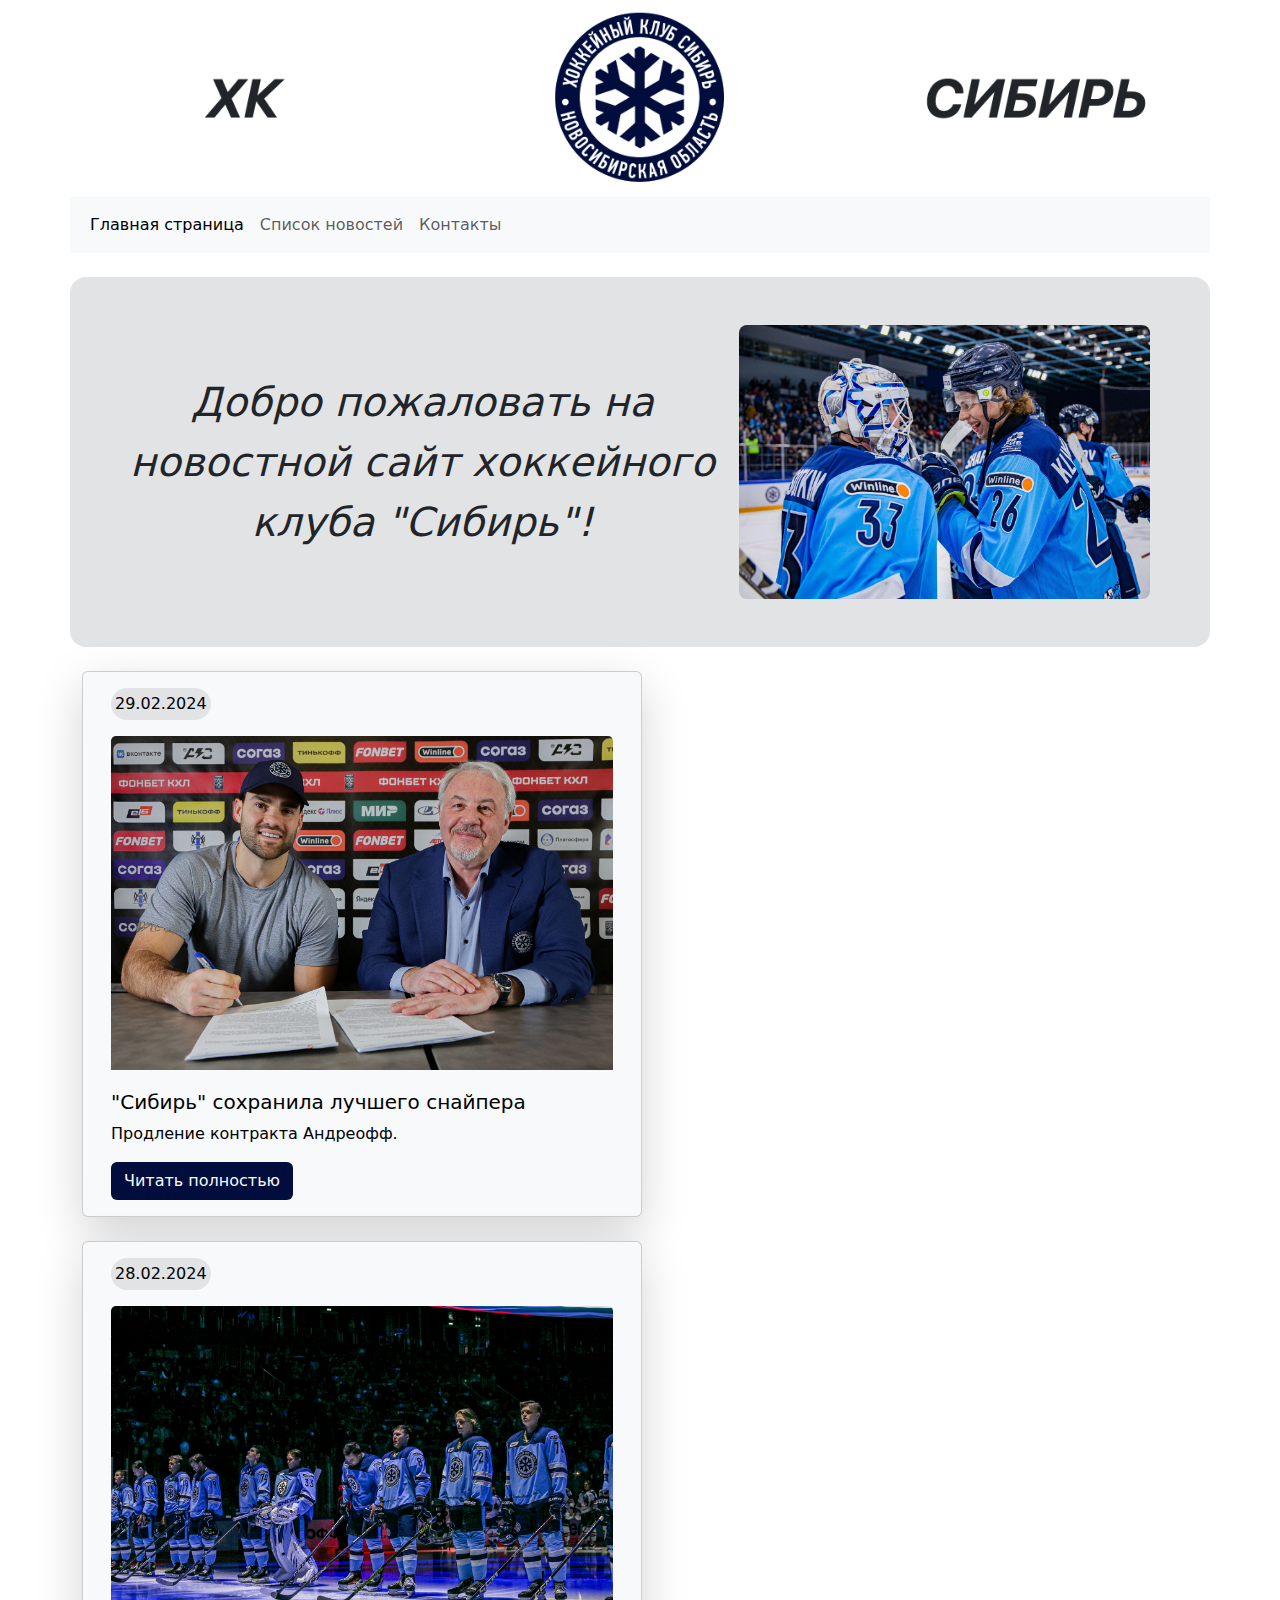
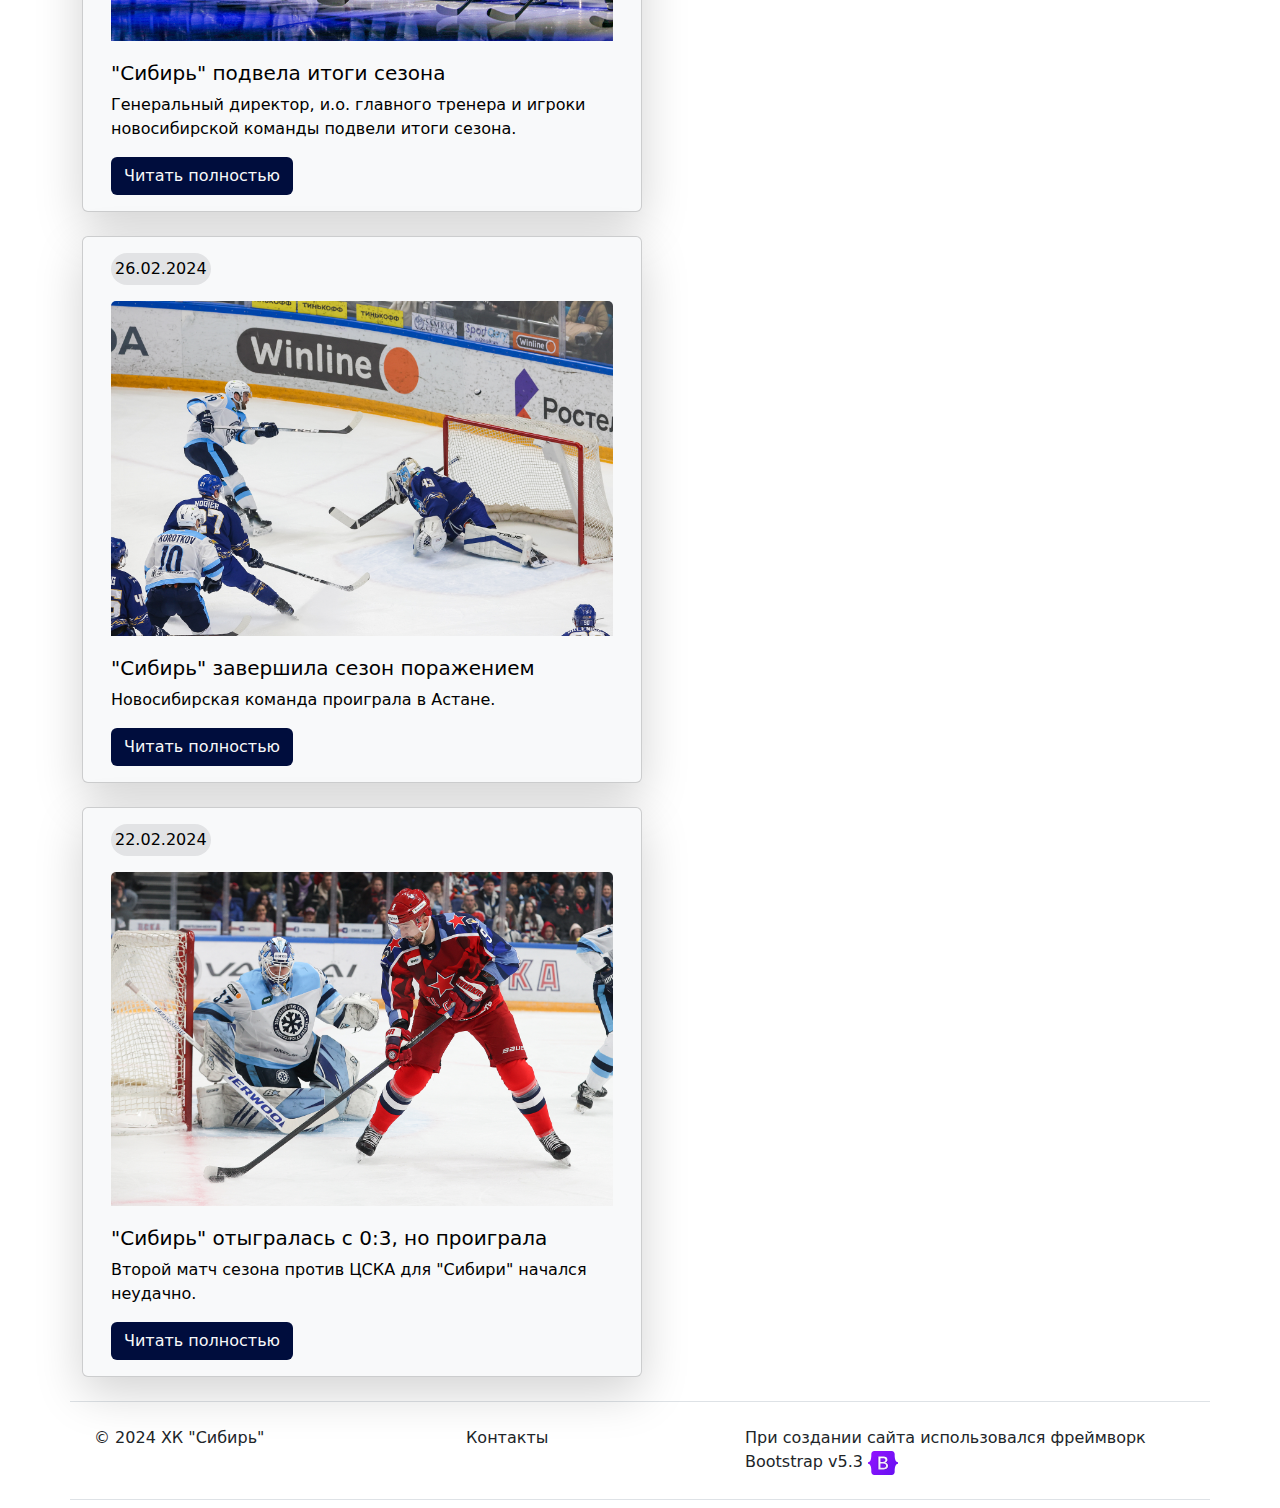
<file: index.html>
<!DOCTYPE html>
<html>
<head>
  <meta charset="UTF-8">
  <meta name="viewport" content="width=device-width, initial-scale=1">
  <link href="https://cdn.jsdelivr.net/npm/bootstrap@5.3.3/dist/css/bootstrap.min.css" rel="stylesheet" integrity="sha384-QWTKZyjpPEjISv5WaRU9OFeRpok6YctnYmDr5pNlyT2bRjXh0JMhjY6hW+ALEwIH" crossorigin="anonymous">
  <link href="../style.css" rel="stylesheet">
  <script src="https://cdn.jsdelivr.net/npm/@popperjs/core@2.11.8/dist/umd/popper.min.js" integrity="sha384-I7E8VVD/ismYTF4hNIPjVp/Zjvgyol6VFvRkX/vR+Vc4jQkC+hVqc2pM8ODewa9r" crossorigin="anonymous"></script>
  <script src="https://cdn.jsdelivr.net/npm/bootstrap@5.3.3/dist/js/bootstrap.min.js" integrity="sha384-0pUGZvbkm6XF6gxjEnlmuGrJXVbNuzT9qBBavbLwCsOGabYfZo0T0to5eqruptLy" crossorigin="anonymous"></script>
  <title>Главная страница</title>
  <link rel="shortcut icon" href="../images/HC_Sibir_Logo.svg.png">
</head>
<body class="container p-0">
  <div class="container text-center">
    <img src="../images/header.png" class="w-100">
  </div>

  <nav class="container navbar navbar-expand-lg bg-body-tertiary">
    <div class="container-fluid">
      <button class="navbar-toggler" type="button" data-bs-toggle="collapse" data-bs-target="#navbarSupportedContent" aria-controls="navbarSupportedContent" aria-expanded="false" aria-label="Toggle navigation">
        <span class="navbar-toggler-icon"></span>
      </button>
      <div class="collapse navbar-collapse" id="navbarSupportedContent">
        <ul class="navbar-nav me-auto mb-2 mb-lg-0">
          <li class="nav-item">
            <a class="nav-link active" aria-current="page" href="../index.html">Главная страница</a>
          </li>
          <li class="nav-item">
            <a class="nav-link" href="../pages/listnews.html">Список новостей</a>
          </li>
          <li class="nav-item">
            <a class="nav-link" href="../pages/contacts.html">Контакты</a>
          </li>
        </ul>
      </div>
    </div>
  </nav>

  <div class="container mx-auto">
    <div class="bg-secondary-subtle row text-dark fs-1 text-center mt-4 p-5 align-items-center rounded-4">
      <div class="col-7 fst-italic fw-medium">
        Добро пожаловать на новостной сайт хоккейного клуба "Сибирь"!
      </div>
      <div class="col d-none d-md-block d-lg-block d-xl-block d-xxl-block">
        <img src="../images/prewiev.jpg" class="rounded-3 img-fluid">
      </div>
    </div>
  </div>
  
  <div class="container row justify-content-between mx-auto">
    <div class="card shadow-lg text-bg-light mt-4" style="width: 35rem;">
      <div class="m-3 mb-1">
        <div class="d-inline-flex justify-content-center mb-3 bg-secondary-subtle rounded-5 mx-auto p-1 fw-light">29.02.2024</div>
        <a href="../pages/news1.html"><img src="../images/news1.jpg" class="card-img-top" alt="Энди Андреофф и Кирилл Фастовский"></a>
      </div>
      <div class="card-body">
          <h5 class="card-title">"Сибирь" сохранила лучшего снайпера</h5>
          <p class="card-text">Продление контракта Андреофф.</p>
          <a href="../pages/news1.html" class="btn text-light color-sibir">Читать полностью</a>
      </div>
    </div>
    <div class="card shadow-lg text-bg-light mt-4" style="width: 35rem;">
      <div class="m-3 mb-1">
        <div class="d-inline-flex justify-content-center mb-3 bg-secondary-subtle rounded-5 mx-auto p-1 fw-light">28.02.2024</div>        <a href="../pages/news2.html"><img src="../images/news2.jpg" class="card-img-top" alt="Команда"></a>
      </div>
      <div class="card-body">
        <h5 class="card-title">"Сибирь" подвела итоги сезона</h5>
        <p class="card-text">Генеральный директор, и.о. главного тренера и игроки новосибирской команды подвели итоги сезона.</p>
        <a href="../pages/news2.html" class="btn text-light color-sibir">Читать полностью</a>
      </div>
    </div>
    <div class="card shadow-lg text-bg-light mt-4" style="width: 35rem;">
      <div class="m-3 mb-1">
        <div class="d-inline-flex justify-content-center mb-3 bg-secondary-subtle rounded-5 mx-auto p-1 fw-light">26.02.2024</div>        <a href="../pages/news3.html"><img src="../images/news3.jpg" class="card-img-top" alt="удар по воротам"></a>
      </div>
      <div class="card-body justify-content-evenly">
          <h5 class="card-title">"Сибирь" завершила сезон поражением</h5>
          <p class="card-text">Новосибирская команда проиграла в Астане.</p>
          <a href="../pages/news3.html" class="btn text-light color-sibir">Читать полностью</a>
      </div>
    </div>
    <div class="card shadow-lg text-bg-light mt-4" style="width: 35rem;">
      <div class="m-3 mb-1">
        <div class="d-inline-flex justify-content-center mb-3 bg-secondary-subtle rounded-5 mx-auto p-1 fw-light">22.02.2024</div>        <a href="../pages/news4.html"><img src="../images/news4.jpg" class="card-img-top" alt="игра возле ворот"></a>
      </div>
      <div class="card-body">
        <h5 class="card-title">"Сибирь" отыгралась с 0:3, но проиграла</h5>
        <p class="card-text">Второй матч сезона против ЦСКА для "Сибири" начался неудачно.</p>
        <a href="../pages/news4.html" class="btn text-light color-sibir">Читать полностью</a>
      </div>
    </div>
  </div>

  <footer>
    <div class="container p-4 mt-4 mb-2 border-top border-bottom">
      <div class="row fw-light">
        <div class="col-4">&copy; 2024 ХК "Сибирь"</div>
        <div class="col-3"><a class="link-dark link-offset-2 link-offset-3-hover link-underline link-underline-opacity-0 link-underline-opacity-75-hover" href="../pages/contacts.html">Контакты</a></div>
        <div class="col-5">При создании сайта использовался <a class="link-dark link-offset-2 link-offset-3-hover link-underline link-underline-opacity-0 link-underline-opacity-75-hover" href="https://getbootstrap.com/">фреймворк Bootstrap v5.3 <img src="../images/bootstrap-logo.svg" alt="Bootstrap" width="30" height="24"></a></div>
      </div>
    </div>
  </footer>
</body>




<!-- ссылки на новости: 
https://hcsibir.ru/media/news/sibir-sokhranila-luchshego-snaypera/
https://hcsibir.ru/media/news/sibir-podvela-itogi-sezona/
https://hcsibir.ru/media/news/sibir-zavershila-sezon-porazheniem-/
https://hcsibir.ru/media/news/sibir-otygralas-s-0-3-no-proigrala-/ -->
</file>
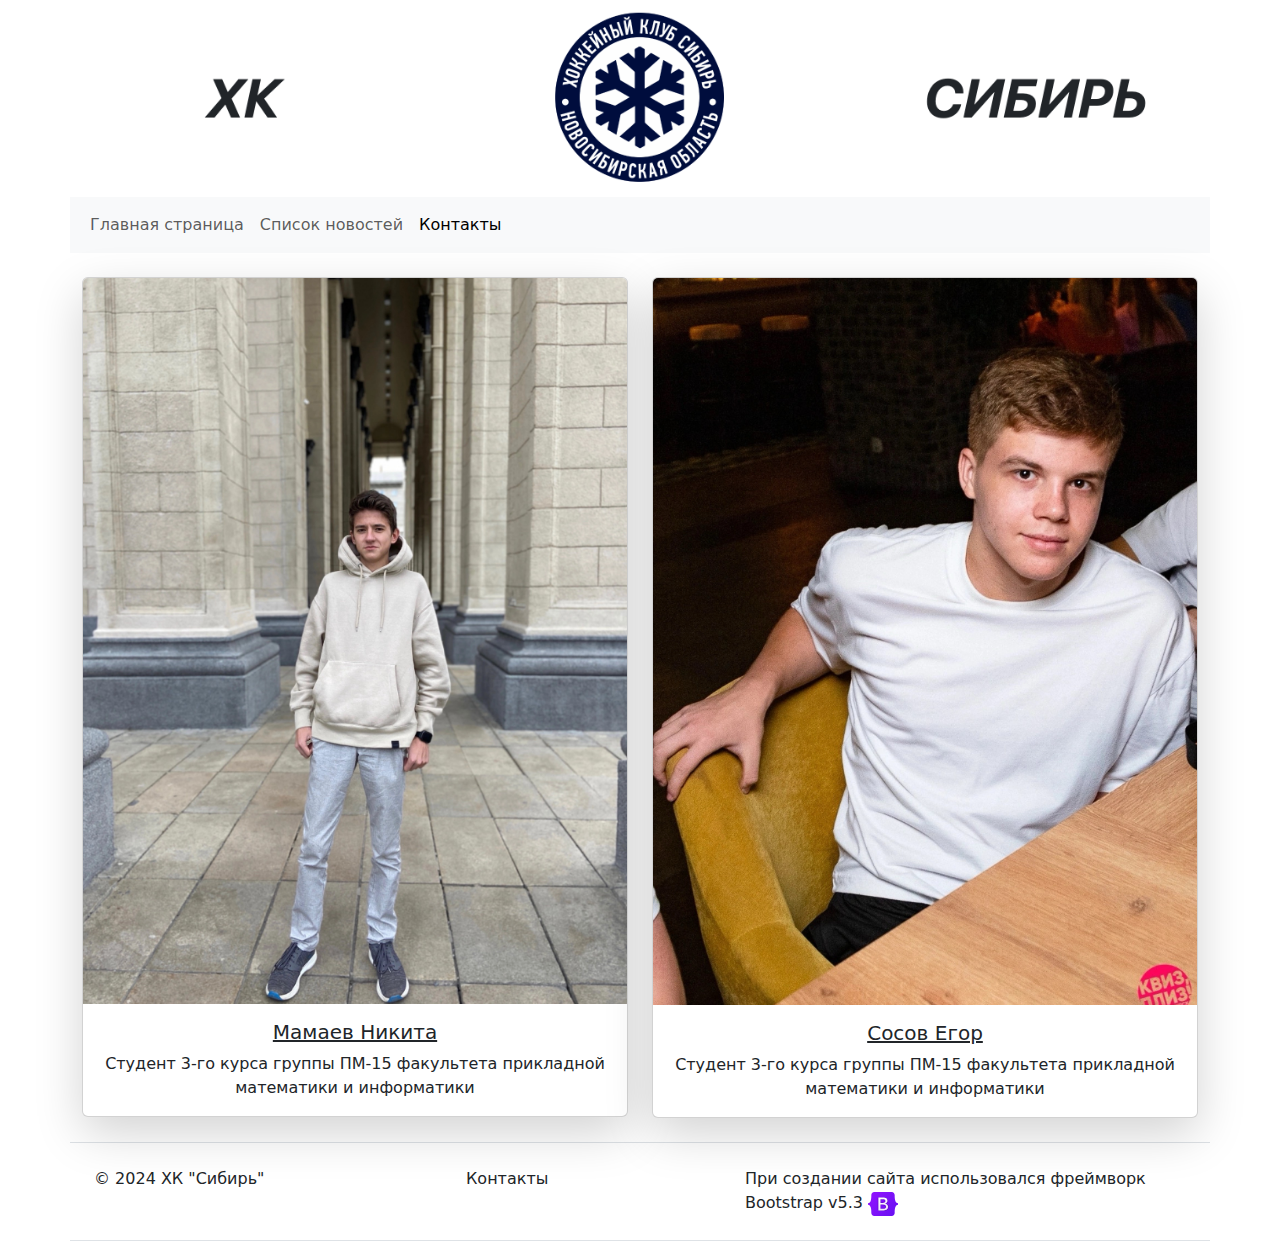
<file: pages/contacts.html>
<!DOCTYPE html>
<html>
<head>
  <meta charset="UTF-8">
  <meta name="viewport" content="width=device-width, initial-scale=1">
  <link href="https://cdn.jsdelivr.net/npm/bootstrap@5.3.3/dist/css/bootstrap.min.css" rel="stylesheet" integrity="sha384-QWTKZyjpPEjISv5WaRU9OFeRpok6YctnYmDr5pNlyT2bRjXh0JMhjY6hW+ALEwIH" crossorigin="anonymous">
  <link href="../style.css" rel="stylesheet">
  <script src="https://cdn.jsdelivr.net/npm/@popperjs/core@2.11.8/dist/umd/popper.min.js" integrity="sha384-I7E8VVD/ismYTF4hNIPjVp/Zjvgyol6VFvRkX/vR+Vc4jQkC+hVqc2pM8ODewa9r" crossorigin="anonymous"></script>
  <script src="https://cdn.jsdelivr.net/npm/bootstrap@5.3.3/dist/js/bootstrap.min.js" integrity="sha384-0pUGZvbkm6XF6gxjEnlmuGrJXVbNuzT9qBBavbLwCsOGabYfZo0T0to5eqruptLy" crossorigin="anonymous"></script>
  <title>Контакты</title>
  <link rel="shortcut icon" href="../images/HC_Sibir_Logo.svg.png">
</head>
<body>
  <div class="container text-center">
    <img src="../images/header.png" class="w-100">
  </div>

  <nav class="container navbar navbar-expand-lg bg-body-tertiary">
    <div class="container-fluid">
      <button class="navbar-toggler" type="button" data-bs-toggle="collapse" data-bs-target="#navbarSupportedContent" aria-controls="navbarSupportedContent" aria-expanded="false" aria-label="Toggle navigation">
        <span class="navbar-toggler-icon"></span>
      </button>
      <div class="collapse navbar-collapse" id="navbarSupportedContent">
        <ul class="navbar-nav me-auto mb-2 mb-lg-0">
          <li class="nav-item">
            <a class="nav-link" aria-current="page" href="../index.html">Главная страница</a>
          </li>
          <li class="nav-item">
            <a class="nav-link" href="../pages/listnews.html">Список новостей</a>
          </li>
          <li class="nav-item">
            <a class="nav-link active" href="../pages/contacts.html">Контакты</a>
          </li>
        </ul>
      </div>
    </div>
  </nav>

  <div class="container mt-4">
    <div class="row row-cols-1 row-cols-sm-2 g-4">
      <div class="col">
        <div class="card shadow-lg">
          <img src="../images/nikita.png" class="card-img-top" >
          <div class="card-body text-center">
            <h5 class="card-title"><a class="text-dark" href="https://vk.com/mamaev_nikita/">Мамаев Никита</a></h5>
            <p class="card-text">Студент 3-го курса группы ПМ-15 факультета прикладной математики и информатики</p>
          </div>
        </div>
      </div>
      <div class="col">
        <div class="card shadow-lg">
          <img src="../images/egor.png" class="card-img-top" alt="...">
          <div class="card-body text-center">
            <h5 class="card-title"><a class="text-dark" href="https://vk.com/sosov17/">Сосов Егор</a></h5>
            <p class="card-text">Студент 3-го курса группы ПМ-15 факультета прикладной математики и информатики</p>
          </div>
        </div>
      </div>
    </div>
  </div>
  
  <footer>
    <div class="container p-4 mt-4 mb-2 border-top border-bottom">
      <div class="row fw-light">
        <div class="col-4">&copy; 2024 ХК "Сибирь"</div>
        <div class="col-3"><a class="link-dark link-offset-2 link-offset-3-hover link-underline link-underline-opacity-0 link-underline-opacity-75-hover" href="../pages/contacts.html">Контакты</a></div>
        <div class="col-5">При создании сайта использовался <a class="link-dark link-offset-2 link-offset-3-hover link-underline link-underline-opacity-0 link-underline-opacity-75-hover" href="https://getbootstrap.com/">фреймворк Bootstrap v5.3 <img src="../images/bootstrap-logo.svg" alt="Bootstrap" width="30" height="24"></a></div>
      </div>
    </div>
  </footer>
</body>
</file>
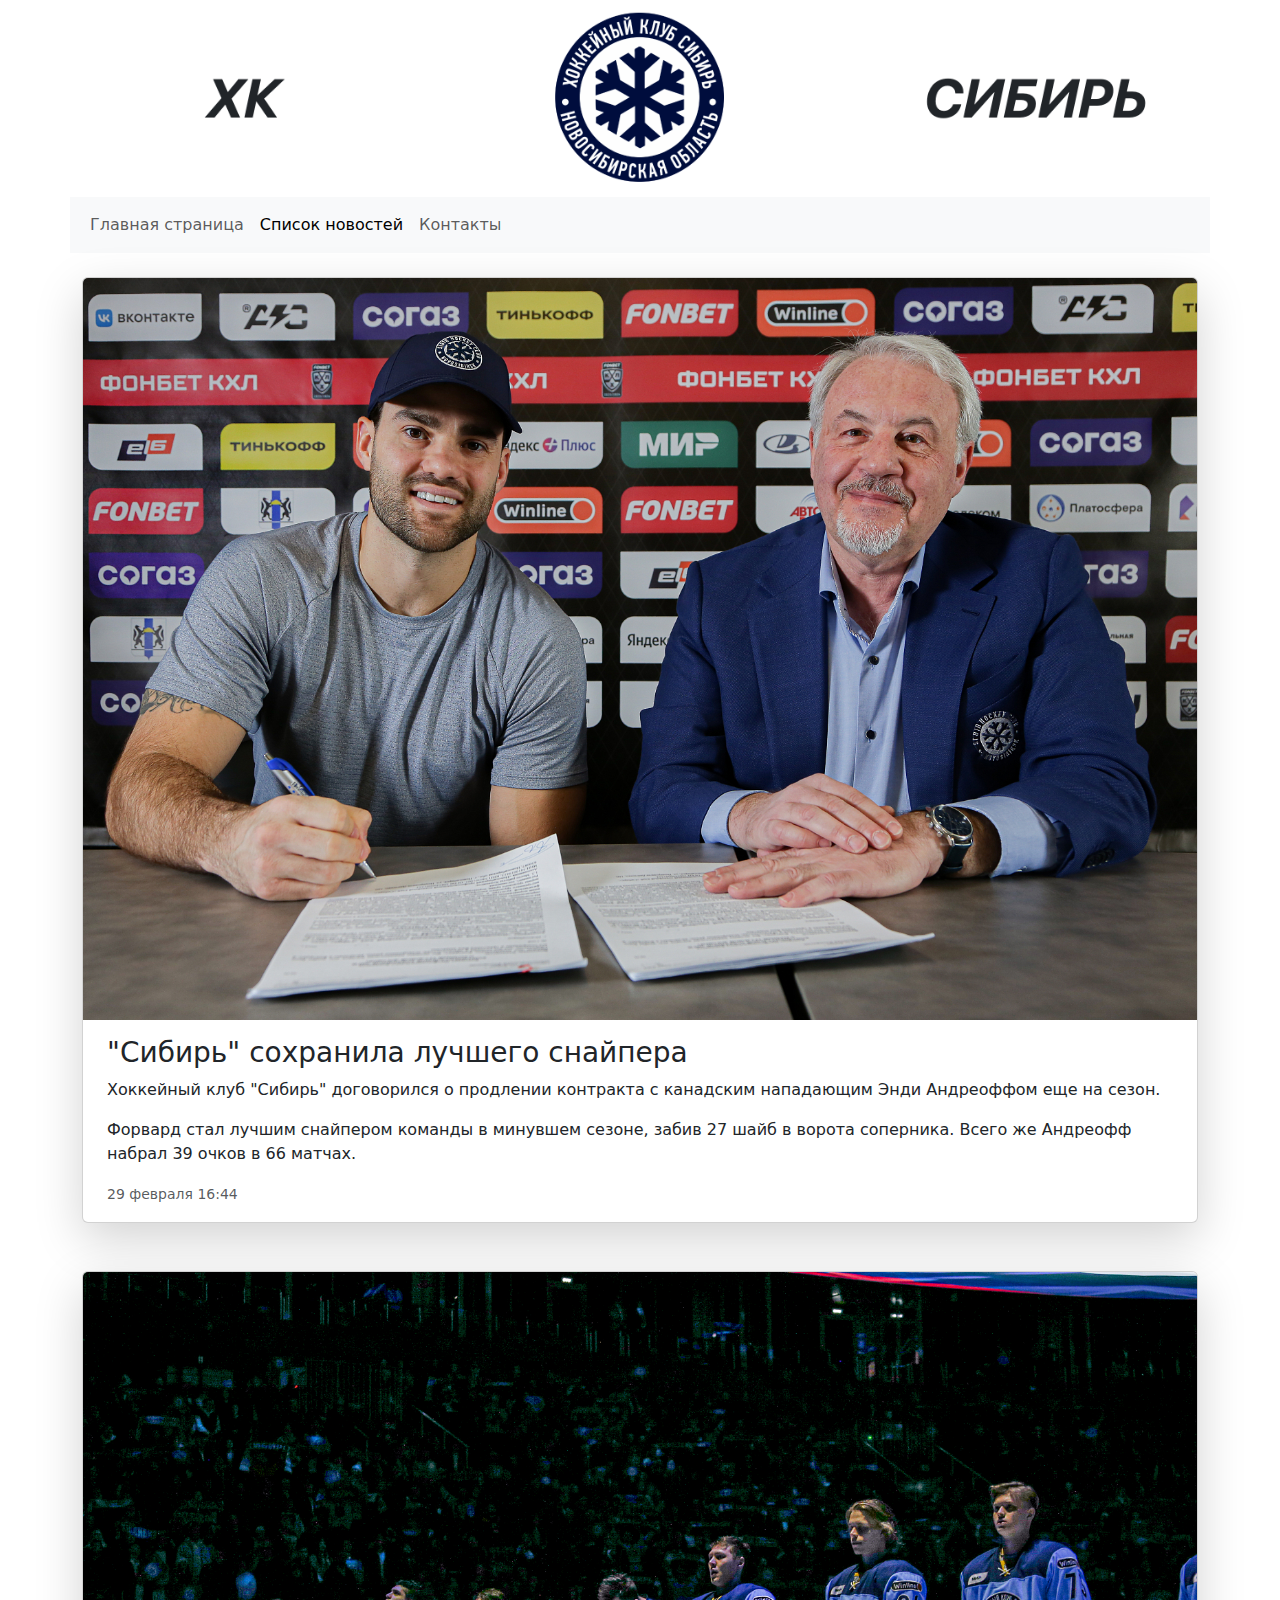
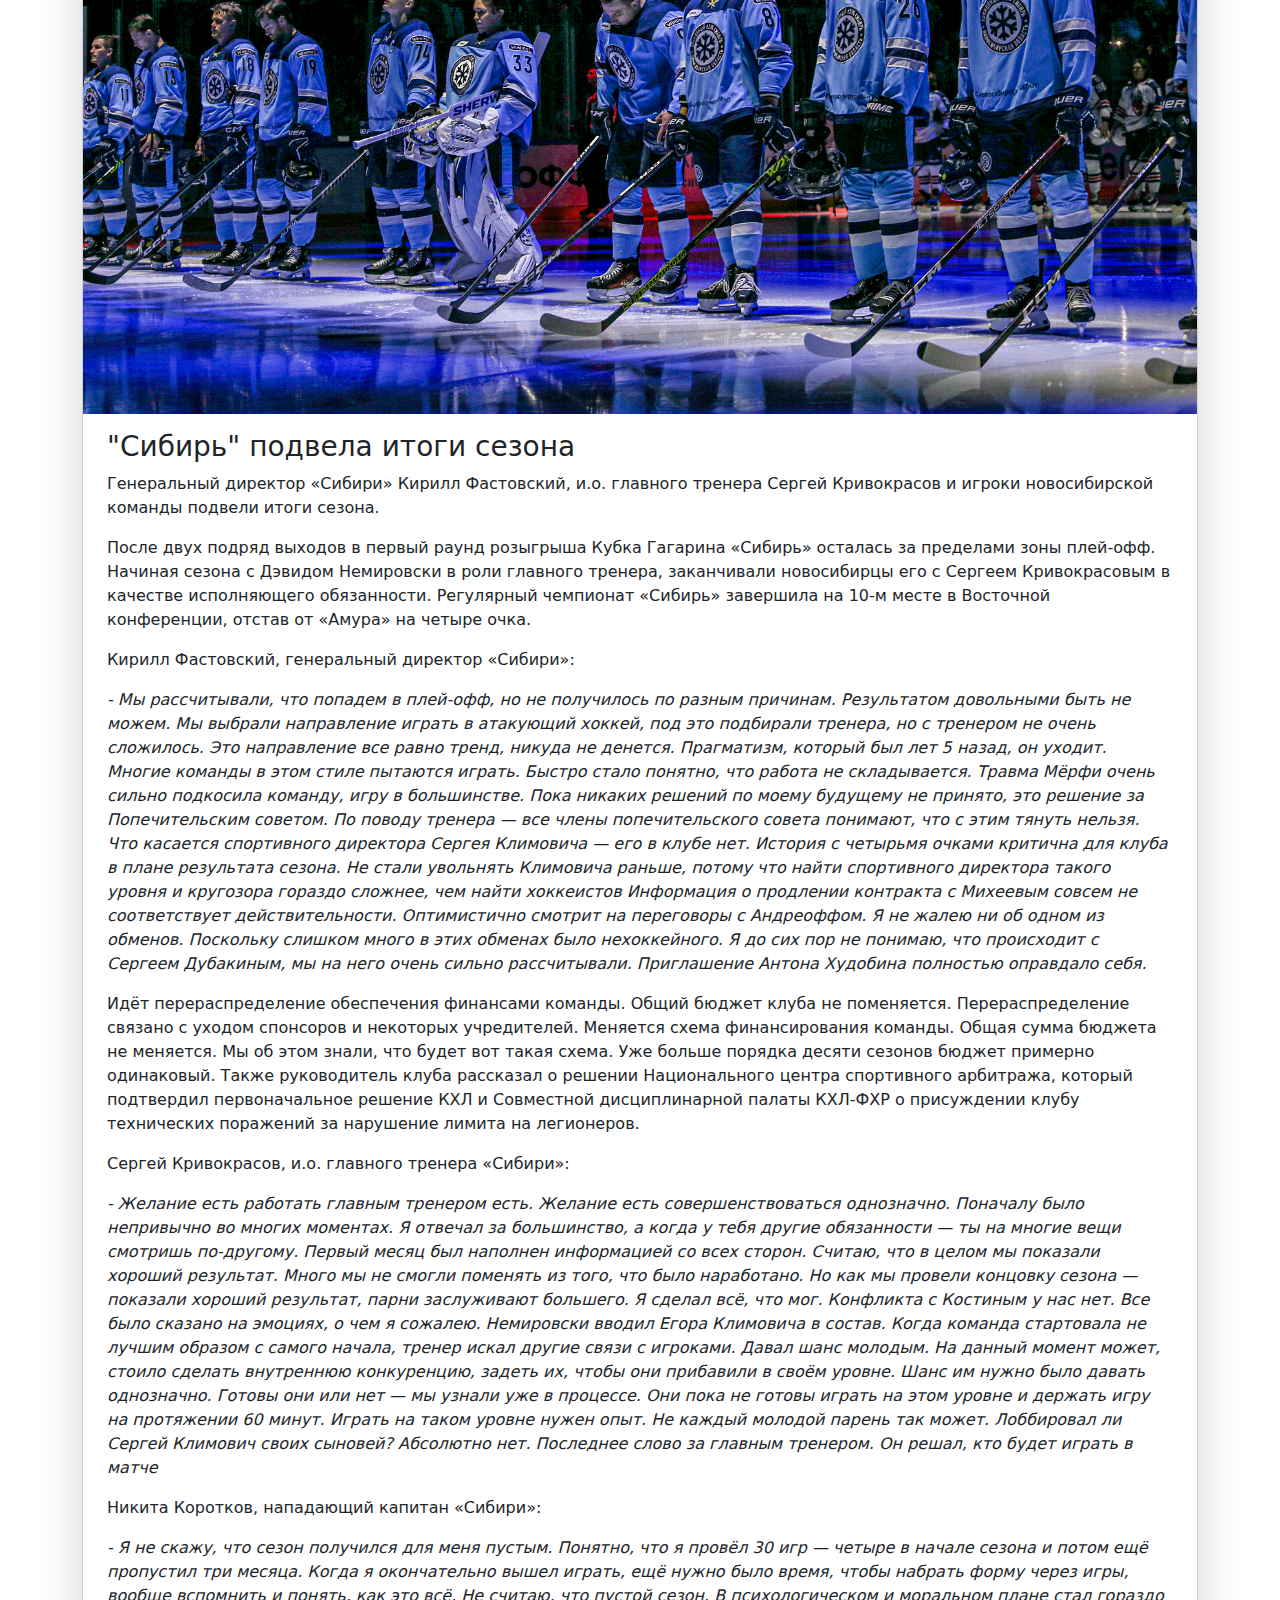
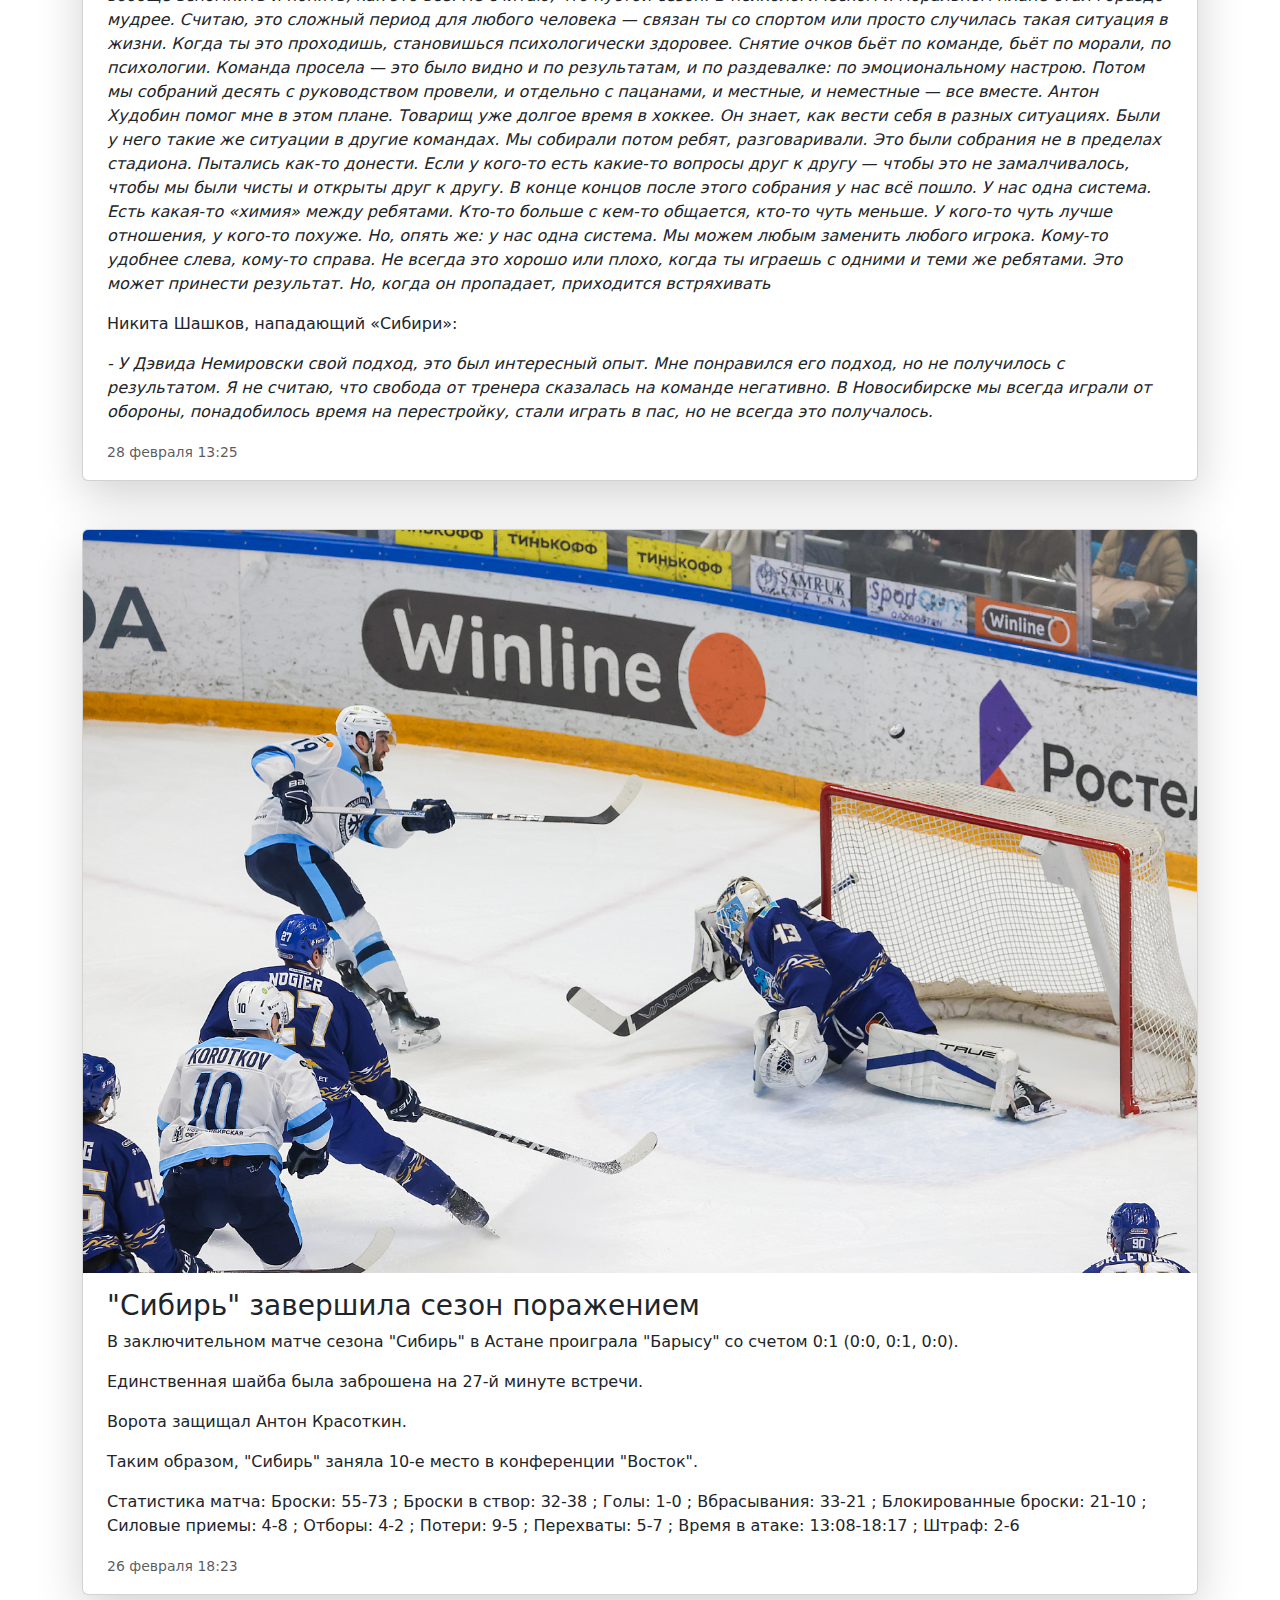
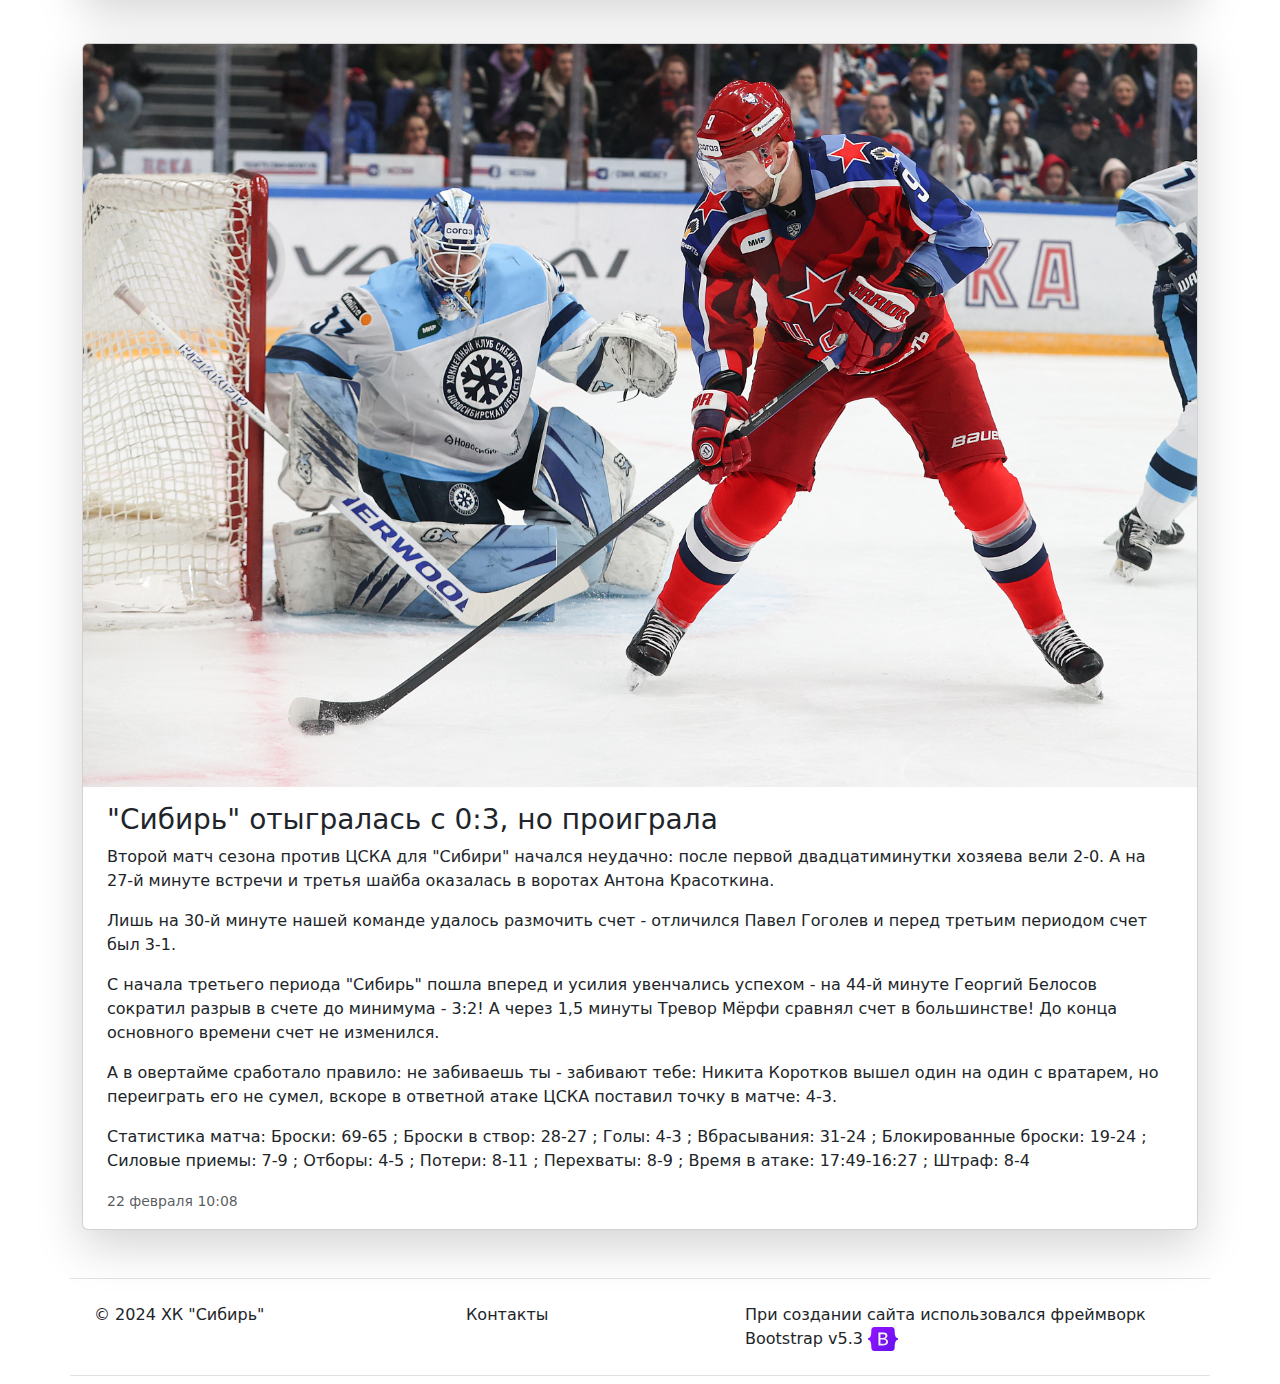
<file: pages/listnews.html>
<!DOCTYPE html>
<html>
<head>
  <meta charset="UTF-8">
  <meta name="viewport" content="width=device-width, initial-scale=1">
  <link href="https://cdn.jsdelivr.net/npm/bootstrap@5.3.3/dist/css/bootstrap.min.css" rel="stylesheet" integrity="sha384-QWTKZyjpPEjISv5WaRU9OFeRpok6YctnYmDr5pNlyT2bRjXh0JMhjY6hW+ALEwIH" crossorigin="anonymous">
  <link href="../style.css" rel="stylesheet">
  <script src="https://cdn.jsdelivr.net/npm/@popperjs/core@2.11.8/dist/umd/popper.min.js" integrity="sha384-I7E8VVD/ismYTF4hNIPjVp/Zjvgyol6VFvRkX/vR+Vc4jQkC+hVqc2pM8ODewa9r" crossorigin="anonymous"></script>
  <script src="https://cdn.jsdelivr.net/npm/bootstrap@5.3.3/dist/js/bootstrap.min.js" integrity="sha384-0pUGZvbkm6XF6gxjEnlmuGrJXVbNuzT9qBBavbLwCsOGabYfZo0T0to5eqruptLy" crossorigin="anonymous"></script>
  <title>Список новостей</title>
  <link rel="shortcut icon" href="../images/HC_Sibir_Logo.svg.png">
</head>
<body>
  <div class="container text-center">
    <img src="../images/header.png" class="w-100">
  </div>

  <nav class="container navbar navbar-expand-lg bg-body-tertiary">
    <div class="container-fluid">
      <button class="navbar-toggler" type="button" data-bs-toggle="collapse" data-bs-target="#navbarSupportedContent" aria-controls="navbarSupportedContent" aria-expanded="false" aria-label="Toggle navigation">
        <span class="navbar-toggler-icon"></span>
      </button>
      <div class="collapse navbar-collapse" id="navbarSupportedContent">
        <ul class="navbar-nav me-auto mb-2 mb-lg-0">
          <li class="nav-item">
            <a class="nav-link" aria-current="page" href="../index.html">Главная страница</a>
          </li>
          <li class="nav-item">
            <a class="nav-link active" href="../pages/listnews.html">Список новостей</a>
          </li>
          <li class="nav-item">
            <a class="nav-link" href="../pages/contacts.html">Контакты</a>
          </li>
        </ul>
      </div>
    </div>
  </nav>

  <div class="container mt-4">
    <div class="card mb-5 shadow-lg">
      <a href="../pages/news1.html"><img src="../images/news1.jpg" class="card-img-top"></a>
      <div class="card-body px-4">
        <h3 class="card-title">"Сибирь" сохранила лучшего снайпера</h3>
        <p class="card-text">Хоккейный клуб "Сибирь" договорился о продлении контракта с канадским нападающим Энди Андреоффом еще на сезон.</p>
        <p class="card-text">Форвард стал лучшим снайпером команды в минувшем сезоне, забив 27 шайб в ворота соперника. Всего же Андреофф набрал 39 очков в 66 матчах.</p>
        <p class="card-text"><small class="text-body-secondary">29 февраля 16:44</small></p>
      </div>
    </div>
    <div class="card mb-5 shadow-lg">
      <a href="../pages/news2.html"><img src="../images/news2.jpg" class="card-img-top"></a>
      <div class="card-body px-4">
        <h3 class="card-title">"Сибирь" подвела итоги сезона</h3>
        <p class="card-text">Генеральный директор «Сибири» Кирилл Фастовский, и.о. главного тренера Сергей Кривокрасов и игроки новосибирской команды подвели итоги сезона.</p>
        <p class="card-text">После двух подряд выходов в первый раунд розыгрыша Кубка Гагарина «Сибирь» осталась за пределами зоны плей-офф. Начиная сезона с Дэвидом Немировски в роли главного тренера, заканчивали новосибирцы его с Сергеем Кривокрасовым в качестве исполняющего обязанности. Регулярный чемпионат «Сибирь» завершила на 10-м месте в Восточной конференции, отстав от «Амура» на четыре очка.</p>
        <p class="card-text">Кирилл Фастовский, генеральный директор «Сибири»:</p>
        <p class="card-text fst-italic fw-light">- Мы рассчитывали, что попадем в плей-офф, но не получилось по разным причинам. Результатом довольными быть не можем. Мы выбрали направление играть в атакующий хоккей, под это подбирали тренера, но с тренером не очень сложилось. Это направление все равно тренд, никуда не денется. Прагматизм, который был лет 5 назад, он уходит. Многие команды в этом стиле пытаются играть. Быстро стало понятно, что работа не складывается. Травма Мёрфи очень сильно подкосила команду, игру в большинстве.
          Пока никаких решений по моему будущему не принято, это решение за Попечительским советом. По поводу тренера — все члены попечительского совета понимают, что с этим тянуть нельзя. Что касается спортивного директора Сергея Климовича — его в клубе нет. История с четырьмя очками критична для клуба в плане результата сезона. Не стали увольнять Климовича раньше, потому что найти спортивного директора такого уровня и кругозора гораздо сложнее, чем найти хоккеистов
          Информация о продлении контракта с Михеевым совсем не соответствует действительности. Оптимистично смотрит на переговоры с Андреоффом. Я не жалею ни об одном из обменов. Поскольку слишком много в этих обменах было нехоккейного. Я до сих пор не понимаю, что происходит с Сергеем Дубакиным, мы на него очень сильно рассчитывали. Приглашение Антона Худобина полностью оправдало себя.</p>
        <p class="card-text">Идёт перераспределение обеспечения финансами команды. Общий бюджет клуба не поменяется. Перераспределение связано с уходом спонсоров и некоторых учредителей. Меняется схема финансирования команды. Общая сумма бюджета не меняется. Мы об этом знали, что будет вот такая схема. Уже больше порядка десяти сезонов бюджет примерно одинаковый.
          Также руководитель клуба рассказал о решении Национального центра спортивного арбитража, который подтвердил первоначальное решение КХЛ и Совместной дисциплинарной палаты КХЛ-ФХР о присуждении клубу технических поражений за нарушение лимита на легионеров.</p>
        <p class="card-text">Сергей Кривокрасов, и.о. главного тренера «Сибири»:</p>
        <p class="card-text fst-italic fw-light">- Желание есть работать главным тренером есть. Желание есть совершенствоваться однозначно. Поначалу было непривычно во многих моментах. Я отвечал за большинство, а когда у тебя другие обязанности — ты на многие вещи смотришь по-другому. Первый месяц был наполнен информацией со всех сторон. Считаю, что в целом мы показали хороший результат. Много мы не смогли поменять из того, что было наработано. Но как мы провели концовку сезона — показали хороший результат, парни заслуживают большего. Я сделал всё, что мог. Конфликта с Костиным у нас нет. Все было сказано на эмоциях, о чем я сожалею.
          Немировски вводил Егора Климовича в состав. Когда команда стартовала не лучшим образом с самого начала, тренер искал другие связи с игроками. Давал шанс молодым. На данный момент может, стоило сделать внутреннюю конкуренцию, задеть их, чтобы они прибавили в своём уровне. Шанс им нужно было давать однозначно. Готовы они или нет — мы узнали уже в процессе. Они пока не готовы играть на этом уровне и держать игру на протяжении 60 минут. Играть на таком уровне нужен опыт. Не каждый молодой парень так может. Лоббировал ли Сергей Климович своих сыновей? Абсолютно нет. Последнее слово за главным тренером. Он решал, кто будет играть в матче</p>
        <p class="card-text">Никита Коротков, нападающий капитан «Сибири»:</p>
        <p class="card-text fst-italic fw-light">- Я не скажу, что сезон получился для меня пустым. Понятно, что я провёл 30 игр — четыре в начале сезона и потом ещё пропустил три месяца. Когда я окончательно вышел играть, ещё нужно было время, чтобы набрать форму через игры, вообще вспомнить и понять, как это всё. Не считаю, что пустой сезон. В психологическом и моральном плане стал гораздо мудрее. Считаю, это сложный период для любого человека — связан ты со спортом или просто случилась такая ситуация в жизни. Когда ты это проходишь, становишься психологически здоровее.
          Снятие очков бьёт по команде, бьёт по морали, по психологии. Команда просела — это было видно и по результатам, и по раздевалке: по эмоциональному настрою. Потом мы собраний десять с руководством провели, и отдельно с пацанами, и местные, и неместные — все вместе. Антон Худобин помог мне в этом плане. Товарищ уже долгое время в хоккее. Он знает, как вести себя в разных ситуациях. Были у него такие же ситуации в другие командах. Мы собирали потом ребят, разговаривали. Это были собрания не в пределах стадиона. Пытались как-то донести. Если у кого-то есть какие-то вопросы друг к другу — чтобы это не замалчивалось, чтобы мы были чисты и открыты друг к другу. В конце концов после этого собрания у нас всё пошло.
          У нас одна система. Есть какая-то «химия» между ребятами. Кто-то больше с кем-то общается, кто-то чуть меньше. У кого-то чуть лучше отношения, у кого-то похуже. Но, опять же: у нас одна система. Мы можем любым заменить любого игрока. Кому-то удобнее слева, кому-то справа. Не всегда это хорошо или плохо, когда ты играешь с одними и теми же ребятами. Это может принести результат. Но, когда он пропадает, приходится встряхивать</p>
        <p class="card-text">Никита Шашков, нападающий «Сибири»:</p>
        <p class="card-text fst-italic fw-light">- У Дэвида Немировски свой подход, это был интересный опыт. Мне понравился его подход, но не получилось с результатом. Я не считаю, что свобода от тренера сказалась на команде негативно. В Новосибирске мы всегда играли от обороны, понадобилось время на перестройку, стали играть в пас, но не всегда это получалось.</p>
        <p class="card-text"><small class="text-body-secondary">28 февраля 13:25</small></p>
      </div>
    </div>
    <div class="card mb-5 shadow-lg">
      <a href="../pages/news3.html"><img src="../images/news3.jpg" class="card-img-top"></a>
      <div class="card-body px-4">
        <h3 class="card-title">"Сибирь" завершила сезон поражением</h3>
        <p class="card-text">В заключительном матче сезона "Сибирь" в Астане проиграла "Барысу" со счетом 0:1 (0:0, 0:1, 0:0).</p>
        <p class="card-text">Единственная шайба была заброшена на 27-й минуте встречи.</p>
        <p class="card-text">Ворота защищал Антон Красоткин.</p>
        <p class="card-text">Таким образом, "Сибирь" заняла 10-е место в конференции "Восток".</p>
        <p class="card-text">Статистика матча: Броски: 55-73 ; Броски в створ: 32-38 ; Голы: 1-0 ; Вбрасывания: 33-21 ; Блокированные броски: 21-10 ; Силовые приемы: 4-8 ; Отборы: 4-2 ; Потери: 9-5 ; Перехваты: 5-7 ; Время в атаке: 13:08-18:17 ; Штраф: 2-6</p>
        <p class="card-text"><small class="text-body-secondary">26 февраля 18:23</small></p>
      </div>
    </div>
    <div class="card mb-5 shadow-lg">
      <a href="../pages/news4.html"><img src="../images/news4.jpg" class="card-img-top"></a>
      <div class="card-body px-4">
        <h3 class="card-title">"Сибирь" отыгралась с 0:3, но проиграла</h3>
        <p class="card-text">Второй матч сезона против ЦСКА для "Сибири" начался неудачно: после первой двадцатиминутки хозяева вели 2-0. А на 27-й минуте встречи и третья шайба оказалась в воротах Антона Красоткина.</p>
        <p class="card-text">Лишь на 30-й минуте нашей команде удалось размочить счет - отличился Павел Гоголев и перед третьим периодом счет был 3-1.</p>
        <p class="card-text">С начала третьего периода "Сибирь" пошла вперед и усилия увенчались успехом - на 44-й минуте Георгий Белосов сократил разрыв в счете до минимума - 3:2! А через 1,5 минуты Тревор Мёрфи сравнял счет в большинстве! До конца основного времени счет не изменился.</p>
        <p class="card-text">А в овертайме сработало правило: не забиваешь ты - забивают тебе: Никита Коротков вышел один на один с вратарем, но переиграть его не сумел, вскоре в ответной атаке ЦСКА поставил точку в матче: 4-3.</p>
        <p class="card-text">Статистика матча: Броски: 69-65 ; Броски в створ: 28-27 ; Голы: 4-3 ; Вбрасывания: 31-24 ; Блокированные броски: 19-24 ; Силовые приемы: 7-9 ; Отборы: 4-5 ; Потери: 8-11 ; Перехваты: 8-9 ; Время в атаке: 17:49-16:27 ; Штраф: 8-4</p>
        <p class="card-text"><small class="text-body-secondary">22 февраля 10:08</small></p>
      </div>
    </div>
  </div>
  
  <footer>
    <div class="container p-4 mt-4 mb-2 border-top border-bottom">
      <div class="row fw-light">
        <div class="col-4">&copy; 2024 ХК "Сибирь"</div>
        <div class="col-3"><a class="link-dark link-offset-2 link-offset-3-hover link-underline link-underline-opacity-0 link-underline-opacity-75-hover" href="../pages/contacts.html">Контакты</a></div>
        <div class="col-5">При создании сайта использовался <a class="link-dark link-offset-2 link-offset-3-hover link-underline link-underline-opacity-0 link-underline-opacity-75-hover" href="https://getbootstrap.com/">фреймворк Bootstrap v5.3 <img src="../images/bootstrap-logo.svg" alt="Bootstrap" width="30" height="24"></a></div>
      </div>
    </div>
  </footer>
</body>
</file>
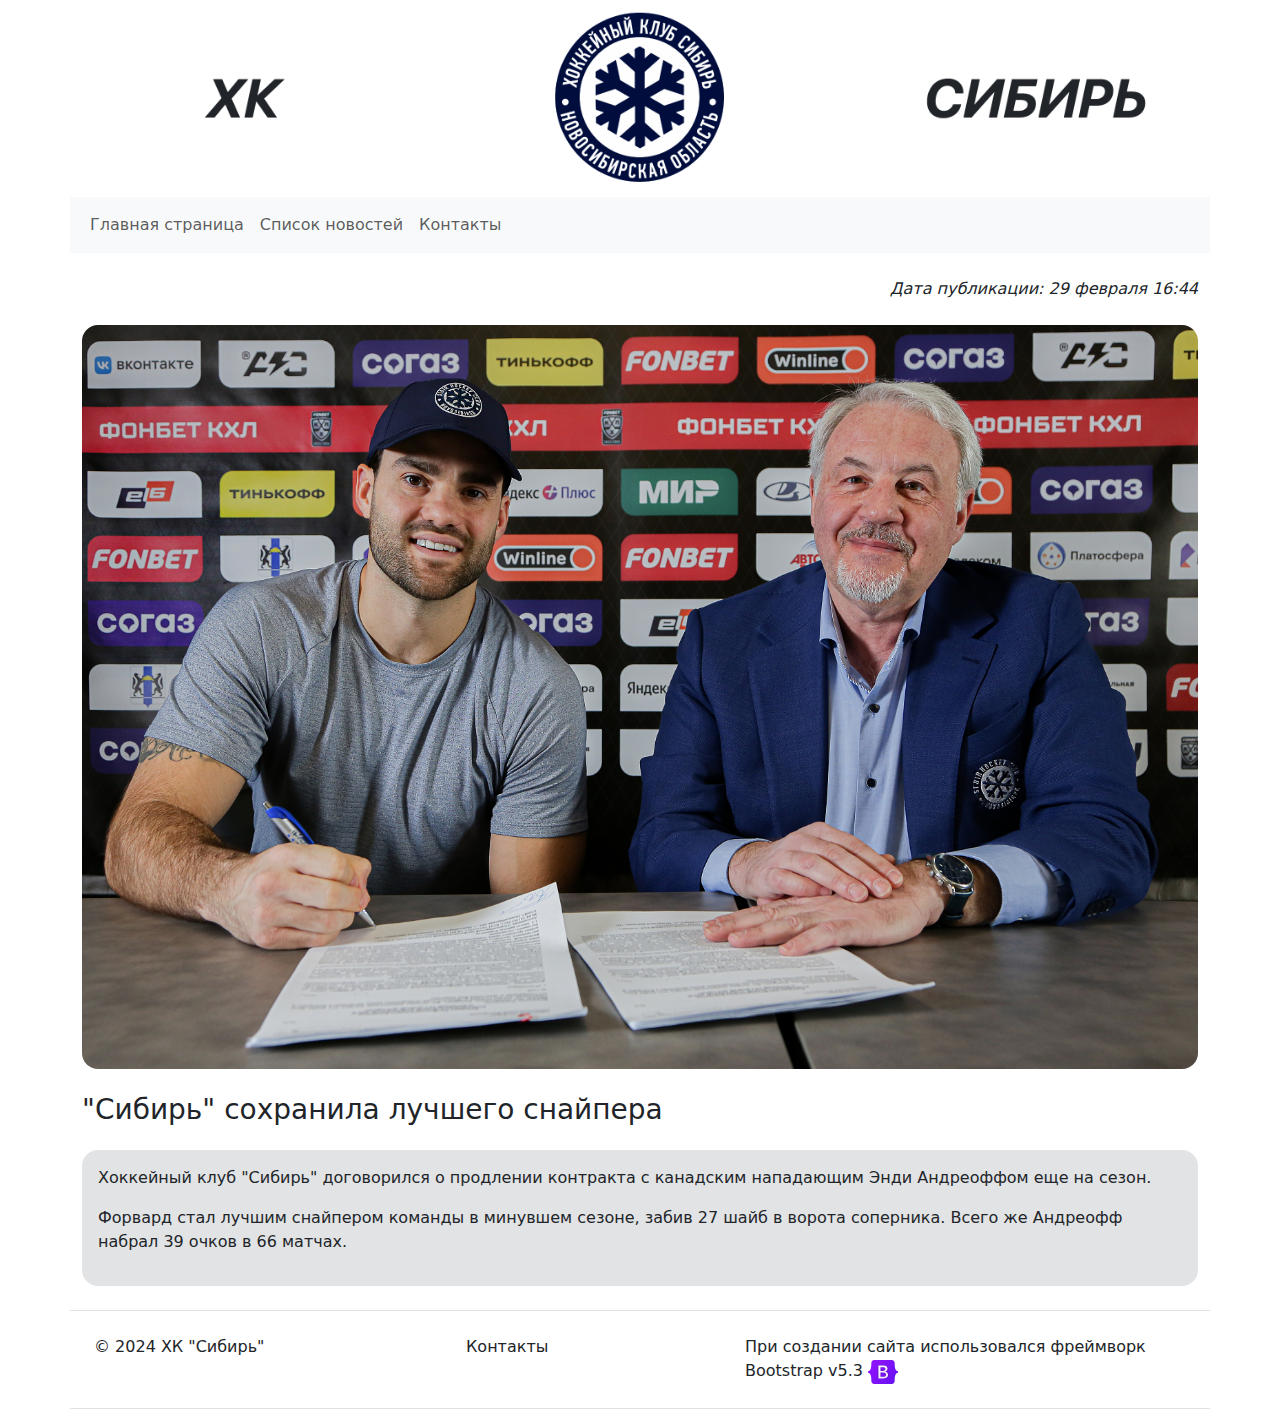
<file: pages/news1.html>
<!DOCTYPE html>
<html>
<head>
  <meta charset="UTF-8">
  <meta name="viewport" content="width=device-width, initial-scale=1">
  <link href="https://cdn.jsdelivr.net/npm/bootstrap@5.3.3/dist/css/bootstrap.min.css" rel="stylesheet" integrity="sha384-QWTKZyjpPEjISv5WaRU9OFeRpok6YctnYmDr5pNlyT2bRjXh0JMhjY6hW+ALEwIH" crossorigin="anonymous">
  <link href="../style.css" rel="stylesheet">
  <script src="https://cdn.jsdelivr.net/npm/@popperjs/core@2.11.8/dist/umd/popper.min.js" integrity="sha384-I7E8VVD/ismYTF4hNIPjVp/Zjvgyol6VFvRkX/vR+Vc4jQkC+hVqc2pM8ODewa9r" crossorigin="anonymous"></script>
  <script src="https://cdn.jsdelivr.net/npm/bootstrap@5.3.3/dist/js/bootstrap.min.js" integrity="sha384-0pUGZvbkm6XF6gxjEnlmuGrJXVbNuzT9qBBavbLwCsOGabYfZo0T0to5eqruptLy" crossorigin="anonymous"></script>
  <title>Новость</title>
  <link rel="shortcut icon" href="../images/HC_Sibir_Logo.svg.png">
</head>
<body>
  <div class="container text-center">
    <img src="../images/header.png" class="w-100">
  </div>

  <!-- <div class="container py-2 border-top border-bottom">
    <ul class="nav nav-pills nav-fill">
      <li class="nav-item fs-4">
        <a class="nav-link" aria-current="page" href="../index.html">Главная страница</a>
      </li>
      <li class="nav-item fs-4">
        <a class="nav-link" href="../pages/listnews.html">Новости</a>
      </li>
      <li class="nav-item fs-4">
        <a class="nav-link" href="../pages/contacts.html">Контакты</a>
      </li>
    </ul>
  </div> -->

  <nav class="container navbar navbar-expand-lg bg-body-tertiary">
    <div class="container-fluid">
      <button class="navbar-toggler" type="button" data-bs-toggle="collapse" data-bs-target="#navbarSupportedContent" aria-controls="navbarSupportedContent" aria-expanded="false" aria-label="Toggle navigation">
        <span class="navbar-toggler-icon"></span>
      </button>
      <div class="collapse navbar-collapse" id="navbarSupportedContent">
        <ul class="navbar-nav me-auto mb-2 mb-lg-0">
          <li class="nav-item">
            <a class="nav-link" aria-current="page" href="../index.html">Главная страница</a>
          </li>
          <li class="nav-item">
            <a class="nav-link" href="../pages/listnews.html">Список новостей</a>
          </li>
          <li class="nav-item">
            <a class="nav-link" href="../pages/contacts.html">Контакты</a>
          </li>
        </ul>
      </div>
    </div>
  </nav>
  
  
  <div class="container mt-4">
    <div class="fw-light text-end fst-italic">Дата публикации: 29 февраля 16:44</div>
    <div class="text-center">
      <img src="../images/news1.jpg" class="w-100 rounded-4 my-4">
    </div>
  </div>
  <div class="container">
    <div class="mb-4"><h3>"Сибирь" сохранила лучшего снайпера</h3></div>
    <div class="py-3 px-3 bg-secondary-subtle rounded-4">
      <p>Хоккейный клуб "Сибирь" договорился о продлении контракта с канадским нападающим Энди Андреоффом еще на сезон.</p>
      <p>Форвард стал лучшим снайпером команды в минувшем сезоне, забив 27 шайб в ворота соперника. Всего же Андреофф набрал 39 очков в 66 матчах.</p>
    </div>
  </div>

  <footer>
    <div class="container p-4 mt-4 mb-2 border-top border-bottom">
      <div class="row fw-light">
        <div class="col-4">&copy; 2024 ХК "Сибирь"</div>
        <div class="col-3"><a class="link-dark link-offset-2 link-offset-3-hover link-underline link-underline-opacity-0 link-underline-opacity-75-hover" href="../pages/contacts.html">Контакты</a></div>
        <div class="col-5">При создании сайта использовался <a class="link-dark link-offset-2 link-offset-3-hover link-underline link-underline-opacity-0 link-underline-opacity-75-hover" href="https://getbootstrap.com/">фреймворк Bootstrap v5.3 <img src="../images/bootstrap-logo.svg" alt="Bootstrap" width="30" height="24"></a></div>
      </div>
    </div>
  </footer>
</body>
</file>
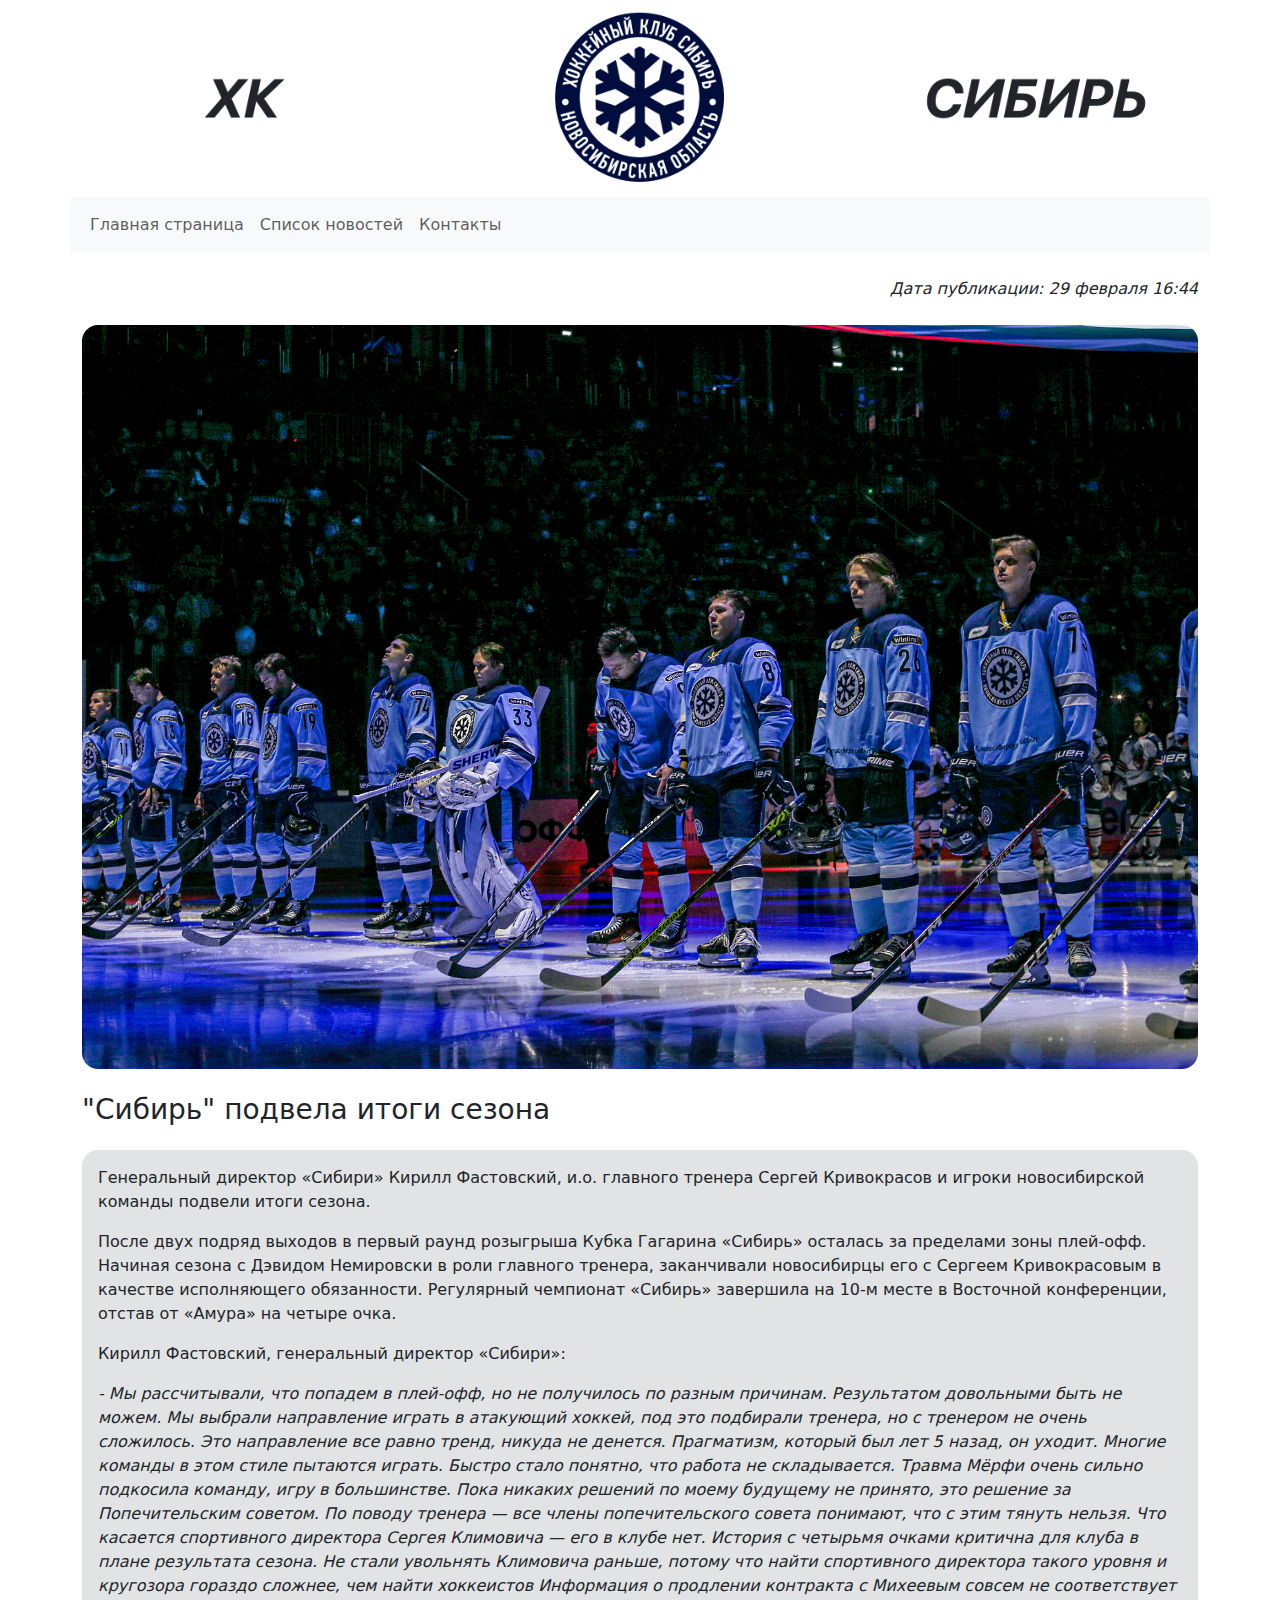
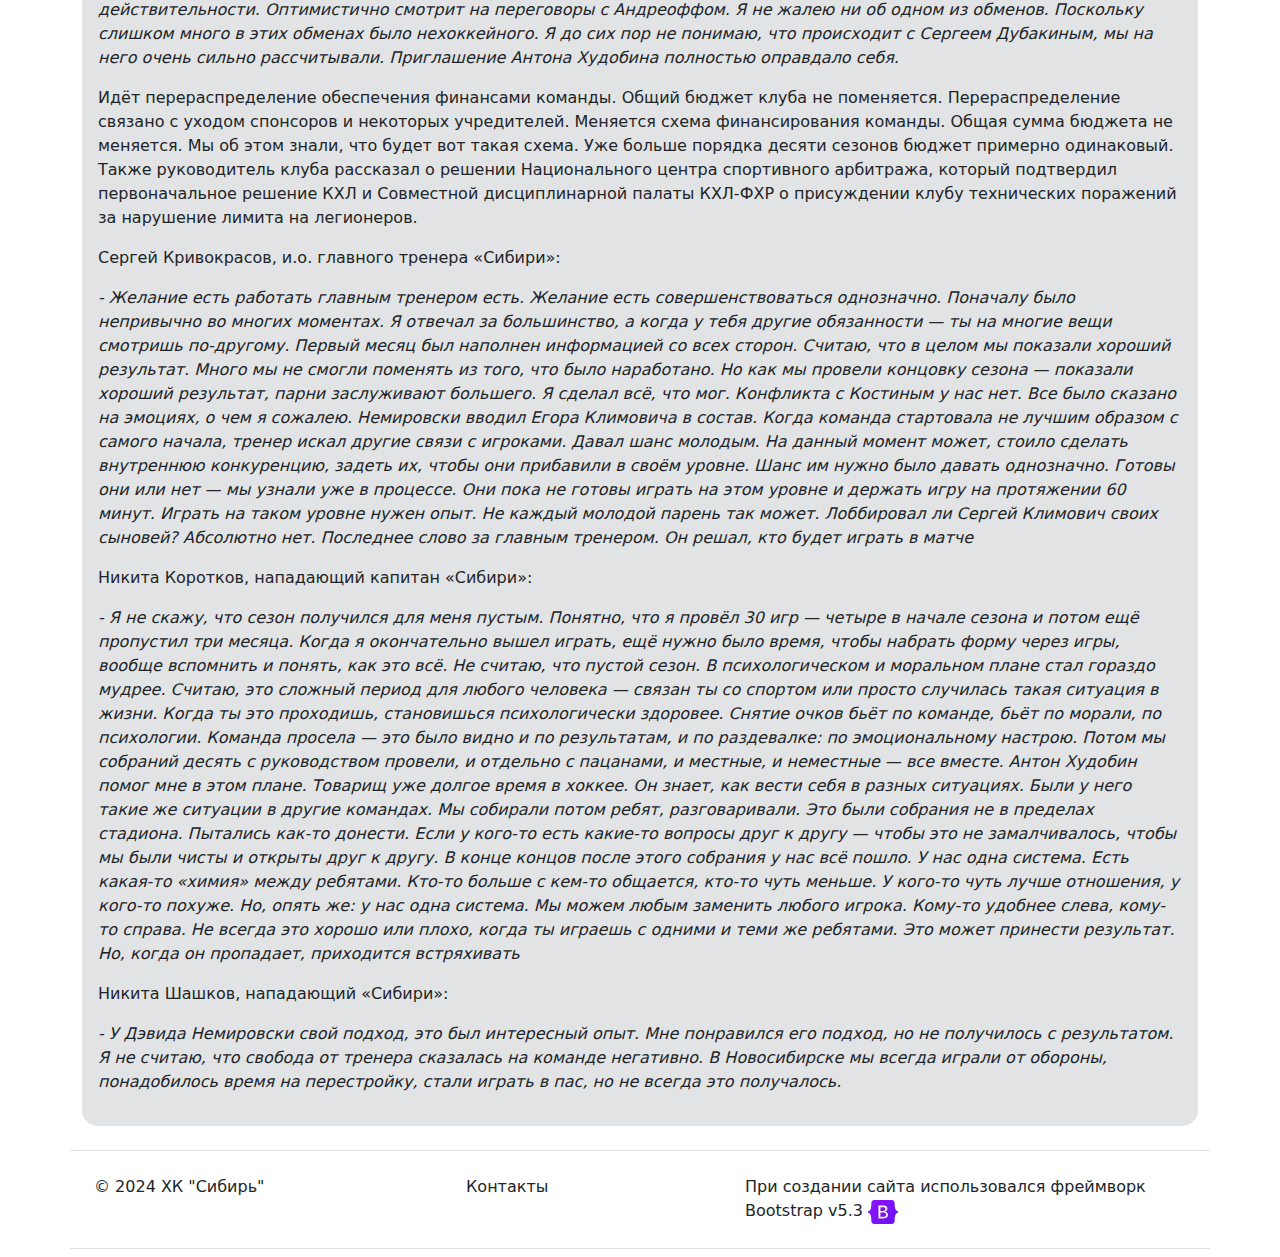
<file: pages/news2.html>
<!DOCTYPE html>
<html>
<head>
  <meta charset="UTF-8">
  <meta name="viewport" content="width=device-width, initial-scale=1">
  <link href="https://cdn.jsdelivr.net/npm/bootstrap@5.3.3/dist/css/bootstrap.min.css" rel="stylesheet" integrity="sha384-QWTKZyjpPEjISv5WaRU9OFeRpok6YctnYmDr5pNlyT2bRjXh0JMhjY6hW+ALEwIH" crossorigin="anonymous">
  <link href="../style.css" rel="stylesheet">
  <script src="https://cdn.jsdelivr.net/npm/@popperjs/core@2.11.8/dist/umd/popper.min.js" integrity="sha384-I7E8VVD/ismYTF4hNIPjVp/Zjvgyol6VFvRkX/vR+Vc4jQkC+hVqc2pM8ODewa9r" crossorigin="anonymous"></script>
  <script src="https://cdn.jsdelivr.net/npm/bootstrap@5.3.3/dist/js/bootstrap.min.js" integrity="sha384-0pUGZvbkm6XF6gxjEnlmuGrJXVbNuzT9qBBavbLwCsOGabYfZo0T0to5eqruptLy" crossorigin="anonymous"></script>
  <title>Новость</title>
  <link rel="shortcut icon" href="../images/HC_Sibir_Logo.svg.png">
</head>
<body>
  <div class="container text-center">
    <img src="../images/header.png" class="w-100">
  </div>
<!-- 
  <div class="container py-2 border-top border-bottom">
    <ul class="nav nav-pills nav-fill">
      <li class="nav-item fs-4">
        <a class="nav-link" aria-current="page" href="../index.html">Главная страница</a>
      </li>
      <li class="nav-item fs-4">
        <a class="nav-link" href="../pages/listnews.html">Новости</a>
      </li>
      <li class="nav-item fs-4">
        <a class="nav-link" href="../pages/contacts.html">Контакты</a>
      </li>
    </ul>
  </div> -->

  <nav class="container navbar navbar-expand-lg bg-body-tertiary">
    <div class="container-fluid">
      <button class="navbar-toggler" type="button" data-bs-toggle="collapse" data-bs-target="#navbarSupportedContent" aria-controls="navbarSupportedContent" aria-expanded="false" aria-label="Toggle navigation">
        <span class="navbar-toggler-icon"></span>
      </button>
      <div class="collapse navbar-collapse" id="navbarSupportedContent">
        <ul class="navbar-nav me-auto mb-2 mb-lg-0">
          <li class="nav-item">
            <a class="nav-link" aria-current="page" href="../index.html">Главная страница</a>
          </li>
          <li class="nav-item">
            <a class="nav-link" href="../pages/listnews.html">Список новостей</a>
          </li>
          <li class="nav-item">
            <a class="nav-link" href="../pages/contacts.html">Контакты</a>
          </li>
        </ul>
      </div>
    </div>
  </nav>

  <div class="container mt-4">
    <div class="fw-light text-end fst-italic">Дата публикации: 29 февраля 16:44</div>
    <div class="text-center">
      <img src="../images/news2.jpg" class="w-100 rounded-4 my-4">
    </div>
  </div>
  <div class="container"><div class="mb-4"><h3>"Сибирь" подвела итоги сезона</h3></div>
  <div class="py-3 px-3 bg-secondary-subtle rounded-4">
    <p>Генеральный директор «Сибири» Кирилл Фастовский, и.о. главного тренера Сергей Кривокрасов и игроки новосибирской команды подвели итоги сезона.</p>
    <p>После двух подряд выходов в первый раунд розыгрыша Кубка Гагарина «Сибирь» осталась за пределами зоны плей-офф. Начиная сезона с Дэвидом Немировски в роли главного тренера, заканчивали новосибирцы его с Сергеем Кривокрасовым в качестве исполняющего обязанности. Регулярный чемпионат «Сибирь» завершила на 10-м месте в Восточной конференции, отстав от «Амура» на четыре очка.</p>
    <p>Кирилл Фастовский, генеральный директор «Сибири»:</p>
    <p class="fst-italic fw-light">- Мы рассчитывали, что попадем в плей-офф, но не получилось по разным причинам. Результатом довольными быть не можем. Мы выбрали направление играть в атакующий хоккей, под это подбирали тренера, но с тренером не очень сложилось. Это направление все равно тренд, никуда не денется. Прагматизм, который был лет 5 назад, он уходит. Многие команды в этом стиле пытаются играть. Быстро стало понятно, что работа не складывается. Травма Мёрфи очень сильно подкосила команду, игру в большинстве.
      Пока никаких решений по моему будущему не принято, это решение за Попечительским советом. По поводу тренера — все члены попечительского совета понимают, что с этим тянуть нельзя. Что касается спортивного директора Сергея Климовича — его в клубе нет. История с четырьмя очками критична для клуба в плане результата сезона. Не стали увольнять Климовича раньше, потому что найти спортивного директора такого уровня и кругозора гораздо сложнее, чем найти хоккеистов
      Информация о продлении контракта с Михеевым совсем не соответствует действительности. Оптимистично смотрит на переговоры с Андреоффом. Я не жалею ни об одном из обменов. Поскольку слишком много в этих обменах было нехоккейного. Я до сих пор не понимаю, что происходит с Сергеем Дубакиным, мы на него очень сильно рассчитывали. Приглашение Антона Худобина полностью оправдало себя.</p>
    <p>Идёт перераспределение обеспечения финансами команды. Общий бюджет клуба не поменяется. Перераспределение связано с уходом спонсоров и некоторых учредителей. Меняется схема финансирования команды. Общая сумма бюджета не меняется. Мы об этом знали, что будет вот такая схема. Уже больше порядка десяти сезонов бюджет примерно одинаковый.
      Также руководитель клуба рассказал о решении Национального центра спортивного арбитража, который подтвердил первоначальное решение КХЛ и Совместной дисциплинарной палаты КХЛ-ФХР о присуждении клубу технических поражений за нарушение лимита на легионеров.</p>
    <p>Сергей Кривокрасов, и.о. главного тренера «Сибири»:</p>
    <p class="fst-italic fw-light">- Желание есть работать главным тренером есть. Желание есть совершенствоваться однозначно. Поначалу было непривычно во многих моментах. Я отвечал за большинство, а когда у тебя другие обязанности — ты на многие вещи смотришь по-другому. Первый месяц был наполнен информацией со всех сторон. Считаю, что в целом мы показали хороший результат. Много мы не смогли поменять из того, что было наработано. Но как мы провели концовку сезона — показали хороший результат, парни заслуживают большего. Я сделал всё, что мог. Конфликта с Костиным у нас нет. Все было сказано на эмоциях, о чем я сожалею.
      Немировски вводил Егора Климовича в состав. Когда команда стартовала не лучшим образом с самого начала, тренер искал другие связи с игроками. Давал шанс молодым. На данный момент может, стоило сделать внутреннюю конкуренцию, задеть их, чтобы они прибавили в своём уровне. Шанс им нужно было давать однозначно. Готовы они или нет — мы узнали уже в процессе. Они пока не готовы играть на этом уровне и держать игру на протяжении 60 минут. Играть на таком уровне нужен опыт. Не каждый молодой парень так может. Лоббировал ли Сергей Климович своих сыновей? Абсолютно нет. Последнее слово за главным тренером. Он решал, кто будет играть в матче</p>
    <p>Никита Коротков, нападающий капитан «Сибири»:</p>
    <p class="fst-italic fw-light">- Я не скажу, что сезон получился для меня пустым. Понятно, что я провёл 30 игр — четыре в начале сезона и потом ещё пропустил три месяца. Когда я окончательно вышел играть, ещё нужно было время, чтобы набрать форму через игры, вообще вспомнить и понять, как это всё. Не считаю, что пустой сезон. В психологическом и моральном плане стал гораздо мудрее. Считаю, это сложный период для любого человека — связан ты со спортом или просто случилась такая ситуация в жизни. Когда ты это проходишь, становишься психологически здоровее.
      Снятие очков бьёт по команде, бьёт по морали, по психологии. Команда просела — это было видно и по результатам, и по раздевалке: по эмоциональному настрою. Потом мы собраний десять с руководством провели, и отдельно с пацанами, и местные, и неместные — все вместе. Антон Худобин помог мне в этом плане. Товарищ уже долгое время в хоккее. Он знает, как вести себя в разных ситуациях. Были у него такие же ситуации в другие командах. Мы собирали потом ребят, разговаривали. Это были собрания не в пределах стадиона. Пытались как-то донести. Если у кого-то есть какие-то вопросы друг к другу — чтобы это не замалчивалось, чтобы мы были чисты и открыты друг к другу. В конце концов после этого собрания у нас всё пошло.
      У нас одна система. Есть какая-то «химия» между ребятами. Кто-то больше с кем-то общается, кто-то чуть меньше. У кого-то чуть лучше отношения, у кого-то похуже. Но, опять же: у нас одна система. Мы можем любым заменить любого игрока. Кому-то удобнее слева, кому-то справа. Не всегда это хорошо или плохо, когда ты играешь с одними и теми же ребятами. Это может принести результат. Но, когда он пропадает, приходится встряхивать</p>
    <p>Никита Шашков, нападающий «Сибири»:</p>
    <p class="fst-italic fw-light">- У Дэвида Немировски свой подход, это был интересный опыт. Мне понравился его подход, но не получилось с результатом. Я не считаю, что свобода от тренера сказалась на команде негативно. В Новосибирске мы всегда играли от обороны, понадобилось время на перестройку, стали играть в пас, но не всегда это получалось.</p>
  </div></div>
  
  <footer>
    <div class="container p-4 mt-4 mb-2 border-top border-bottom">
      <div class="row fw-light">
        <div class="col-4">&copy; 2024 ХК "Сибирь"</div>
        <div class="col-3"><a class="link-dark link-offset-2 link-offset-3-hover link-underline link-underline-opacity-0 link-underline-opacity-75-hover" href="../pages/contacts.html">Контакты</a></div>
        <div class="col-5">При создании сайта использовался <a class="link-dark link-offset-2 link-offset-3-hover link-underline link-underline-opacity-0 link-underline-opacity-75-hover" href="https://getbootstrap.com/">фреймворк Bootstrap v5.3 <img src="../images/bootstrap-logo.svg" alt="Bootstrap" width="30" height="24"></a></div>
      </div>
    </div>
  </footer>
</body>
</file>
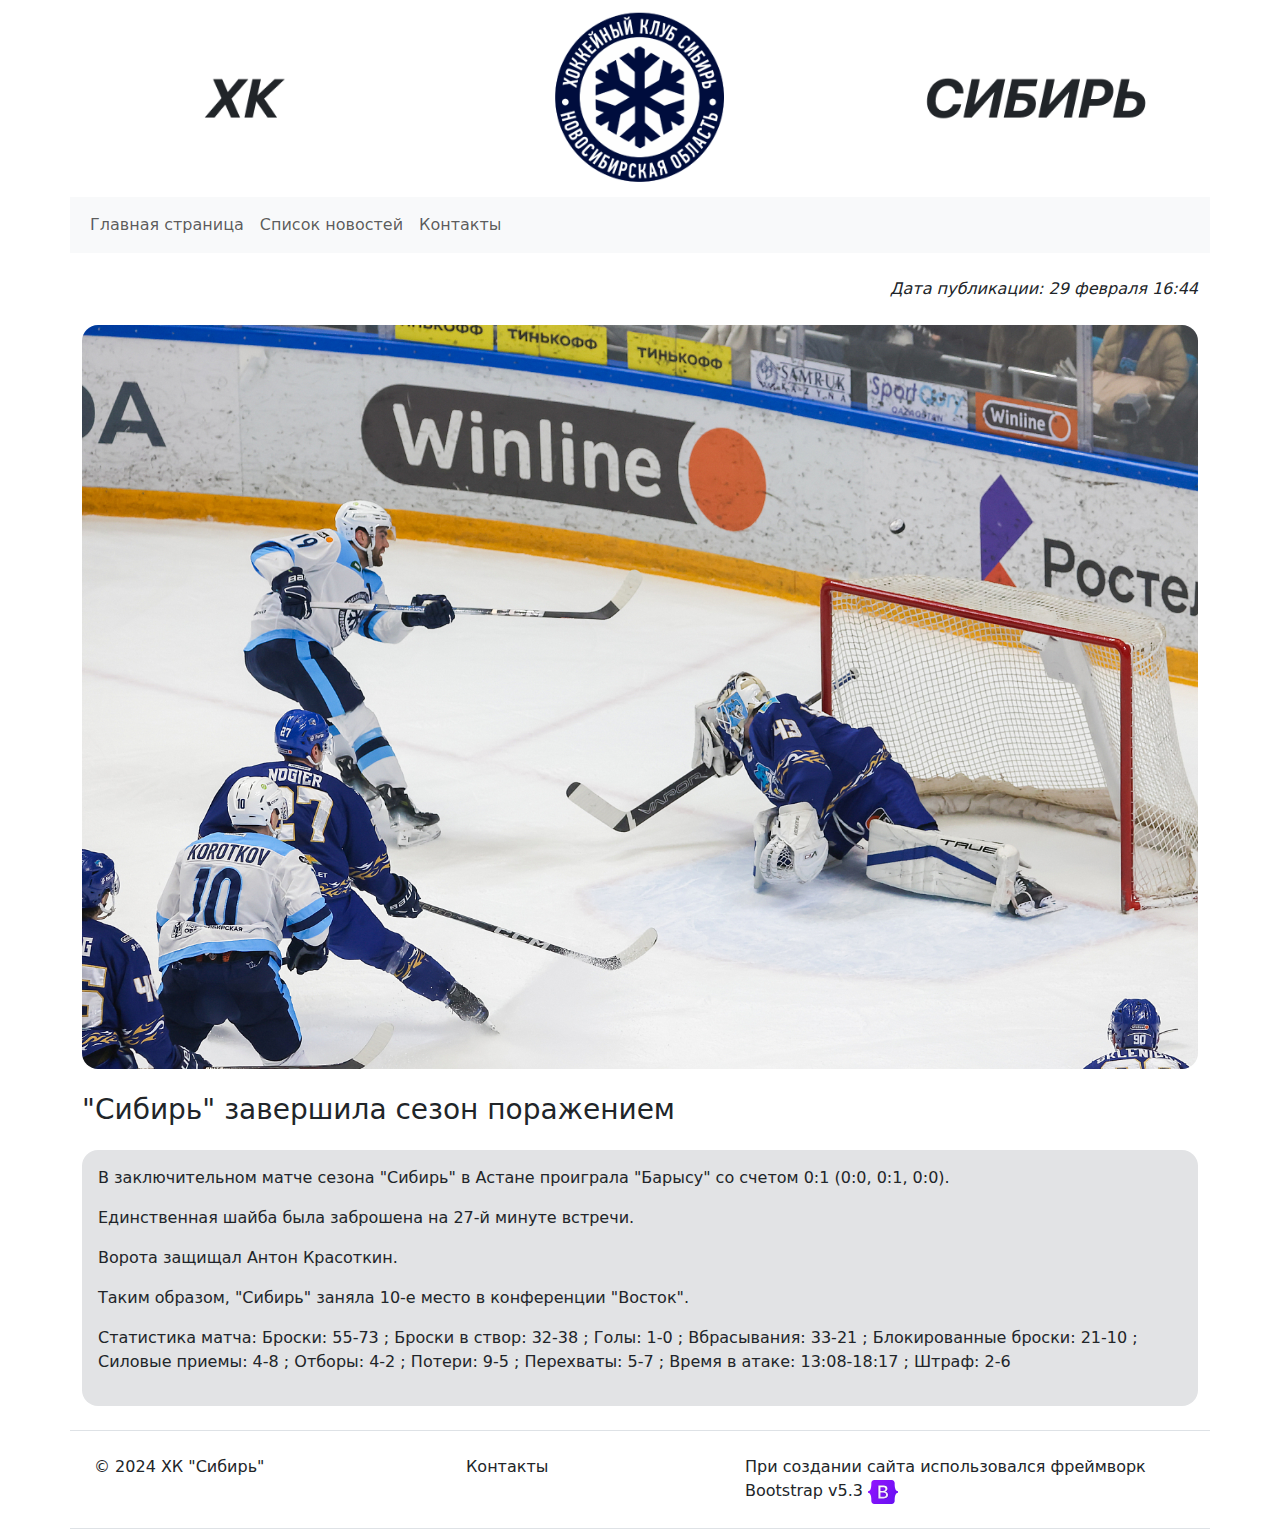
<file: pages/news3.html>
<!DOCTYPE html>
<html>
<head>
  <meta charset="UTF-8">
  <meta name="viewport" content="width=device-width, initial-scale=1">
  <link href="https://cdn.jsdelivr.net/npm/bootstrap@5.3.3/dist/css/bootstrap.min.css" rel="stylesheet" integrity="sha384-QWTKZyjpPEjISv5WaRU9OFeRpok6YctnYmDr5pNlyT2bRjXh0JMhjY6hW+ALEwIH" crossorigin="anonymous">
  <link href="../style.css" rel="stylesheet">
  <script src="https://cdn.jsdelivr.net/npm/@popperjs/core@2.11.8/dist/umd/popper.min.js" integrity="sha384-I7E8VVD/ismYTF4hNIPjVp/Zjvgyol6VFvRkX/vR+Vc4jQkC+hVqc2pM8ODewa9r" crossorigin="anonymous"></script>
  <script src="https://cdn.jsdelivr.net/npm/bootstrap@5.3.3/dist/js/bootstrap.min.js" integrity="sha384-0pUGZvbkm6XF6gxjEnlmuGrJXVbNuzT9qBBavbLwCsOGabYfZo0T0to5eqruptLy" crossorigin="anonymous"></script>
  <title>Новость</title>
  <link rel="shortcut icon" href="../images/HC_Sibir_Logo.svg.png">
</head>
<body>
  <div class="container text-center">
    <img src="../images/header.png" class="w-100">
  </div>

  <nav class="container navbar navbar-expand-lg bg-body-tertiary">
    <div class="container-fluid">
      <button class="navbar-toggler" type="button" data-bs-toggle="collapse" data-bs-target="#navbarSupportedContent" aria-controls="navbarSupportedContent" aria-expanded="false" aria-label="Toggle navigation">
        <span class="navbar-toggler-icon"></span>
      </button>
      <div class="collapse navbar-collapse" id="navbarSupportedContent">
        <ul class="navbar-nav me-auto mb-2 mb-lg-0">
          <li class="nav-item">
            <a class="nav-link" aria-current="page" href="../index.html">Главная страница</a>
          </li>
          <li class="nav-item">
            <a class="nav-link" href="../pages/listnews.html">Список новостей</a>
          </li>
          <li class="nav-item">
            <a class="nav-link" href="../pages/contacts.html">Контакты</a>
          </li>
        </ul>
      </div>
    </div>
  </nav>
  
  <div class="container mt-4">
    <div class="fw-light text-end fst-italic">Дата публикации: 29 февраля 16:44</div>
    <div class="text-center">
      <img src="../images/news3.jpg" class="w-100 rounded-4 my-4">
    </div>
  </div>
  <div class="container">
    <div class="mb-4"><h3>"Сибирь" завершила сезон поражением</h3></div>
    <div class="py-3 px-3 bg-secondary-subtle rounded-4">
      <p>В заключительном матче сезона "Сибирь" в Астане проиграла "Барысу" со счетом 0:1 (0:0, 0:1, 0:0).</p>
      <p>Единственная шайба была заброшена на 27-й минуте встречи.</p>
      <p>Ворота защищал Антон Красоткин.</p>
      <p>Таким образом, "Сибирь" заняла 10-е место в конференции "Восток".</p>
      <p>Статистика матча: Броски: 55-73 ; Броски в створ: 32-38 ; Голы: 1-0 ; Вбрасывания: 33-21 ; Блокированные броски: 21-10 ; Силовые приемы: 4-8 ; Отборы: 4-2 ; Потери: 9-5 ; Перехваты: 5-7 ; Время в атаке: 13:08-18:17 ; Штраф: 2-6</p>
    </div>
  </div>

  <footer>
    <div class="container p-4 mt-4 mb-2 border-top border-bottom">
      <div class="row fw-light">
        <div class="col-4">&copy; 2024 ХК "Сибирь"</div>
        <div class="col-3"><a class="link-dark link-offset-2 link-offset-3-hover link-underline link-underline-opacity-0 link-underline-opacity-75-hover" href="../pages/contacts.html">Контакты</a></div>
        <div class="col-5">При создании сайта использовался <a class="link-dark link-offset-2 link-offset-3-hover link-underline link-underline-opacity-0 link-underline-opacity-75-hover" href="https://getbootstrap.com/">фреймворк Bootstrap v5.3 <img src="../images/bootstrap-logo.svg" alt="Bootstrap" width="30" height="24"></a></div>
      </div>
    </div>
  </footer>
</body>
</file>
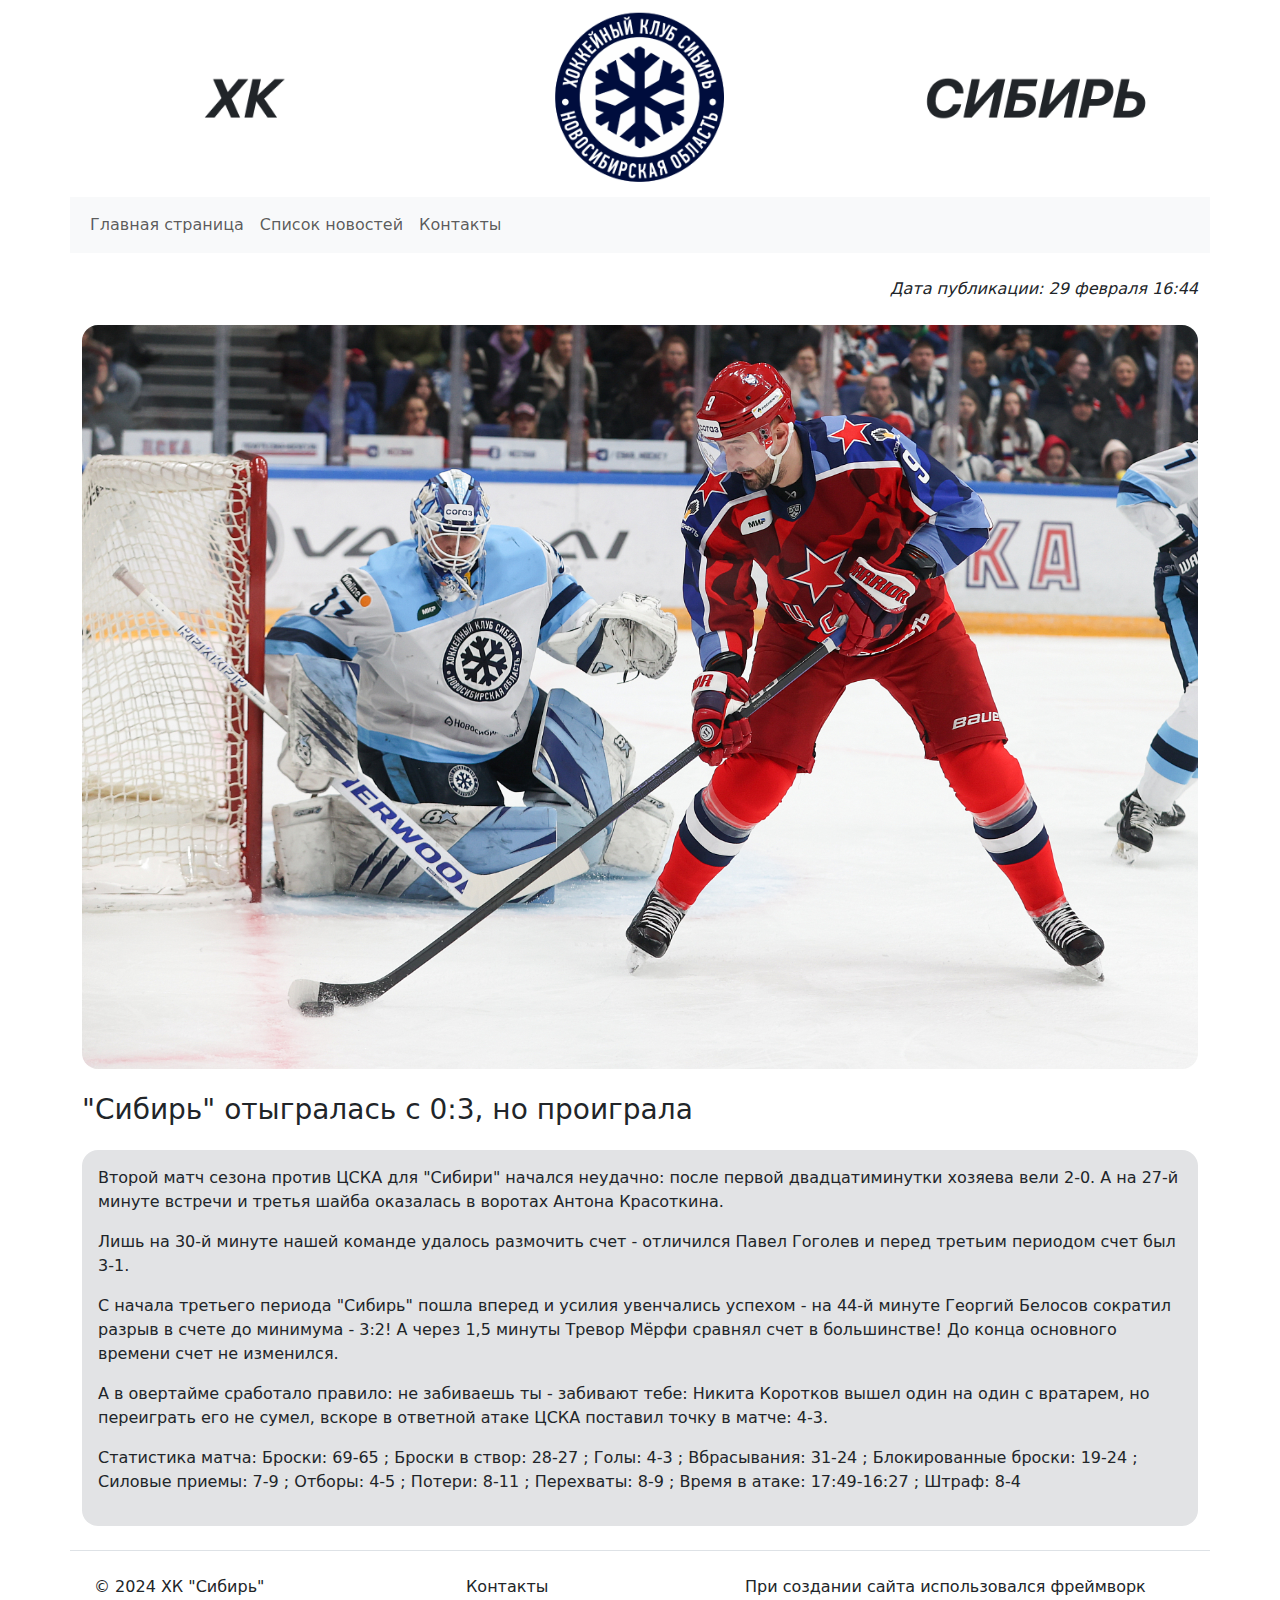
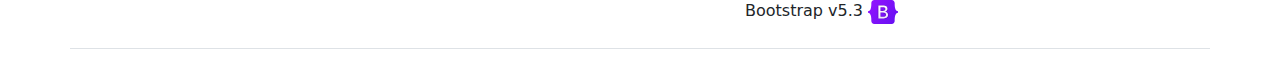
<file: pages/news4.html>
<!DOCTYPE html>
<html>
<head>
  <meta charset="UTF-8">
  <meta name="viewport" content="width=device-width, initial-scale=1">
  <link href="https://cdn.jsdelivr.net/npm/bootstrap@5.3.3/dist/css/bootstrap.min.css" rel="stylesheet" integrity="sha384-QWTKZyjpPEjISv5WaRU9OFeRpok6YctnYmDr5pNlyT2bRjXh0JMhjY6hW+ALEwIH" crossorigin="anonymous">
  <link href="../style.css" rel="stylesheet">
  <script src="https://cdn.jsdelivr.net/npm/@popperjs/core@2.11.8/dist/umd/popper.min.js" integrity="sha384-I7E8VVD/ismYTF4hNIPjVp/Zjvgyol6VFvRkX/vR+Vc4jQkC+hVqc2pM8ODewa9r" crossorigin="anonymous"></script>
  <script src="https://cdn.jsdelivr.net/npm/bootstrap@5.3.3/dist/js/bootstrap.min.js" integrity="sha384-0pUGZvbkm6XF6gxjEnlmuGrJXVbNuzT9qBBavbLwCsOGabYfZo0T0to5eqruptLy" crossorigin="anonymous"></script>
  <title>Новость</title>
  <link rel="shortcut icon" href="../images/HC_Sibir_Logo.svg.png">
</head>
<body>
  <div class="container text-center">
    <img src="../images/header.png" class="w-100">
  </div>

  <nav class="container navbar navbar-expand-lg bg-body-tertiary">
    <div class="container-fluid">
      <button class="navbar-toggler" type="button" data-bs-toggle="collapse" data-bs-target="#navbarSupportedContent" aria-controls="navbarSupportedContent" aria-expanded="false" aria-label="Toggle navigation">
        <span class="navbar-toggler-icon"></span>
      </button>
      <div class="collapse navbar-collapse" id="navbarSupportedContent">
        <ul class="navbar-nav me-auto mb-2 mb-lg-0">
          <li class="nav-item">
            <a class="nav-link" aria-current="page" href="../index.html">Главная страница</a>
          </li>
          <li class="nav-item">
            <a class="nav-link" href="../pages/listnews.html">Список новостей</a>
          </li>
          <li class="nav-item">
            <a class="nav-link" href="../pages/contacts.html">Контакты</a>
          </li>
        </ul>
      </div>
    </div>
  </nav>
  
  <div class="container mt-4">
    <div class="fw-light text-end fst-italic">Дата публикации: 29 февраля 16:44</div>
    <div class="text-center">
      <img src="../images/news4.jpg" class="w-100 rounded-4 my-4">
    </div>
  </div>
  <div class="container">
    <div class="mb-4"><h3>"Сибирь" отыгралась с 0:3, но проиграла</h3></div>
    <div class="py-3 px-3 bg-secondary-subtle rounded-4">
      <p>Второй матч сезона против ЦСКА для "Сибири" начался неудачно: после первой двадцатиминутки хозяева вели 2-0. А на 27-й минуте встречи и третья шайба оказалась в воротах Антона Красоткина.</p>
      <p>Лишь на 30-й минуте нашей команде удалось размочить счет - отличился Павел Гоголев и перед третьим периодом счет был 3-1.</p>
      <p>С начала третьего периода "Сибирь" пошла вперед и усилия увенчались успехом - на 44-й минуте Георгий Белосов сократил разрыв в счете до минимума - 3:2! А через 1,5 минуты Тревор Мёрфи сравнял счет в большинстве! До конца основного времени счет не изменился.</p>
      <p>А в овертайме сработало правило: не забиваешь ты - забивают тебе: Никита Коротков вышел один на один с вратарем, но переиграть его не сумел, вскоре в ответной атаке ЦСКА поставил точку в матче: 4-3.</p>
      <p>Статистика матча: Броски: 69-65 ; Броски в створ: 28-27 ; Голы: 4-3 ; Вбрасывания: 31-24 ; Блокированные броски: 19-24 ; Силовые приемы: 7-9 ; Отборы: 4-5 ; Потери: 8-11 ; Перехваты: 8-9 ; Время в атаке: 17:49-16:27 ; Штраф: 8-4</p>
    </div>
  </div>

  <footer>
    <div class="container p-4 mt-4 mb-2 border-top border-bottom">
      <div class="row fw-light">
        <div class="col-4">&copy; 2024 ХК "Сибирь"</div>
        <div class="col-3"><a class="link-dark link-offset-2 link-offset-3-hover link-underline link-underline-opacity-0 link-underline-opacity-75-hover" href="../pages/contacts.html">Контакты</a></div>
        <div class="col-5">При создании сайта использовался <a class="link-dark link-offset-2 link-offset-3-hover link-underline link-underline-opacity-0 link-underline-opacity-75-hover" href="https://getbootstrap.com/">фреймворк Bootstrap v5.3 <img src="../images/bootstrap-logo.svg" alt="Bootstrap" width="30" height="24"></a></div>
      </div>
    </div>
  </footer>
</body>
</file>
<file: style.css>
.fs-sibir {
    font-size: 64px;
}

.color-sibir {
    background-color: #000d3d !important;
}
</file>
